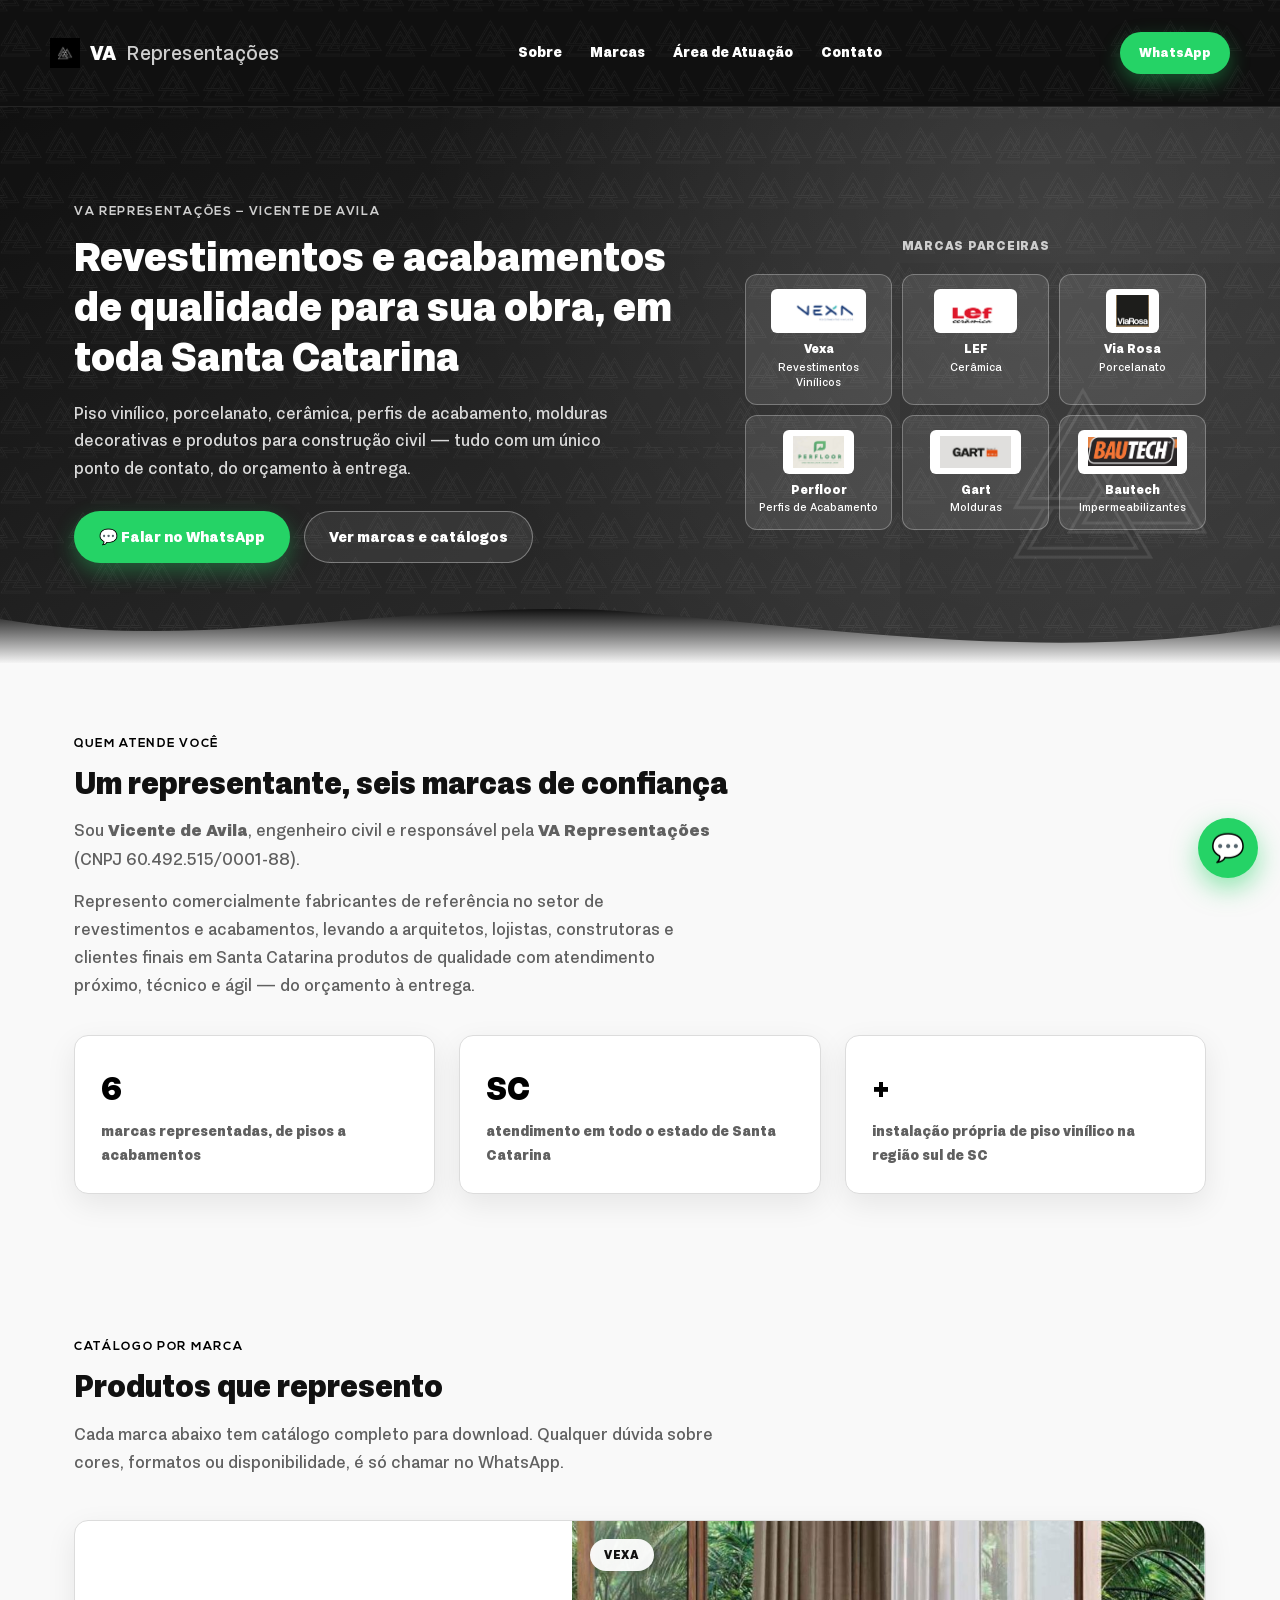
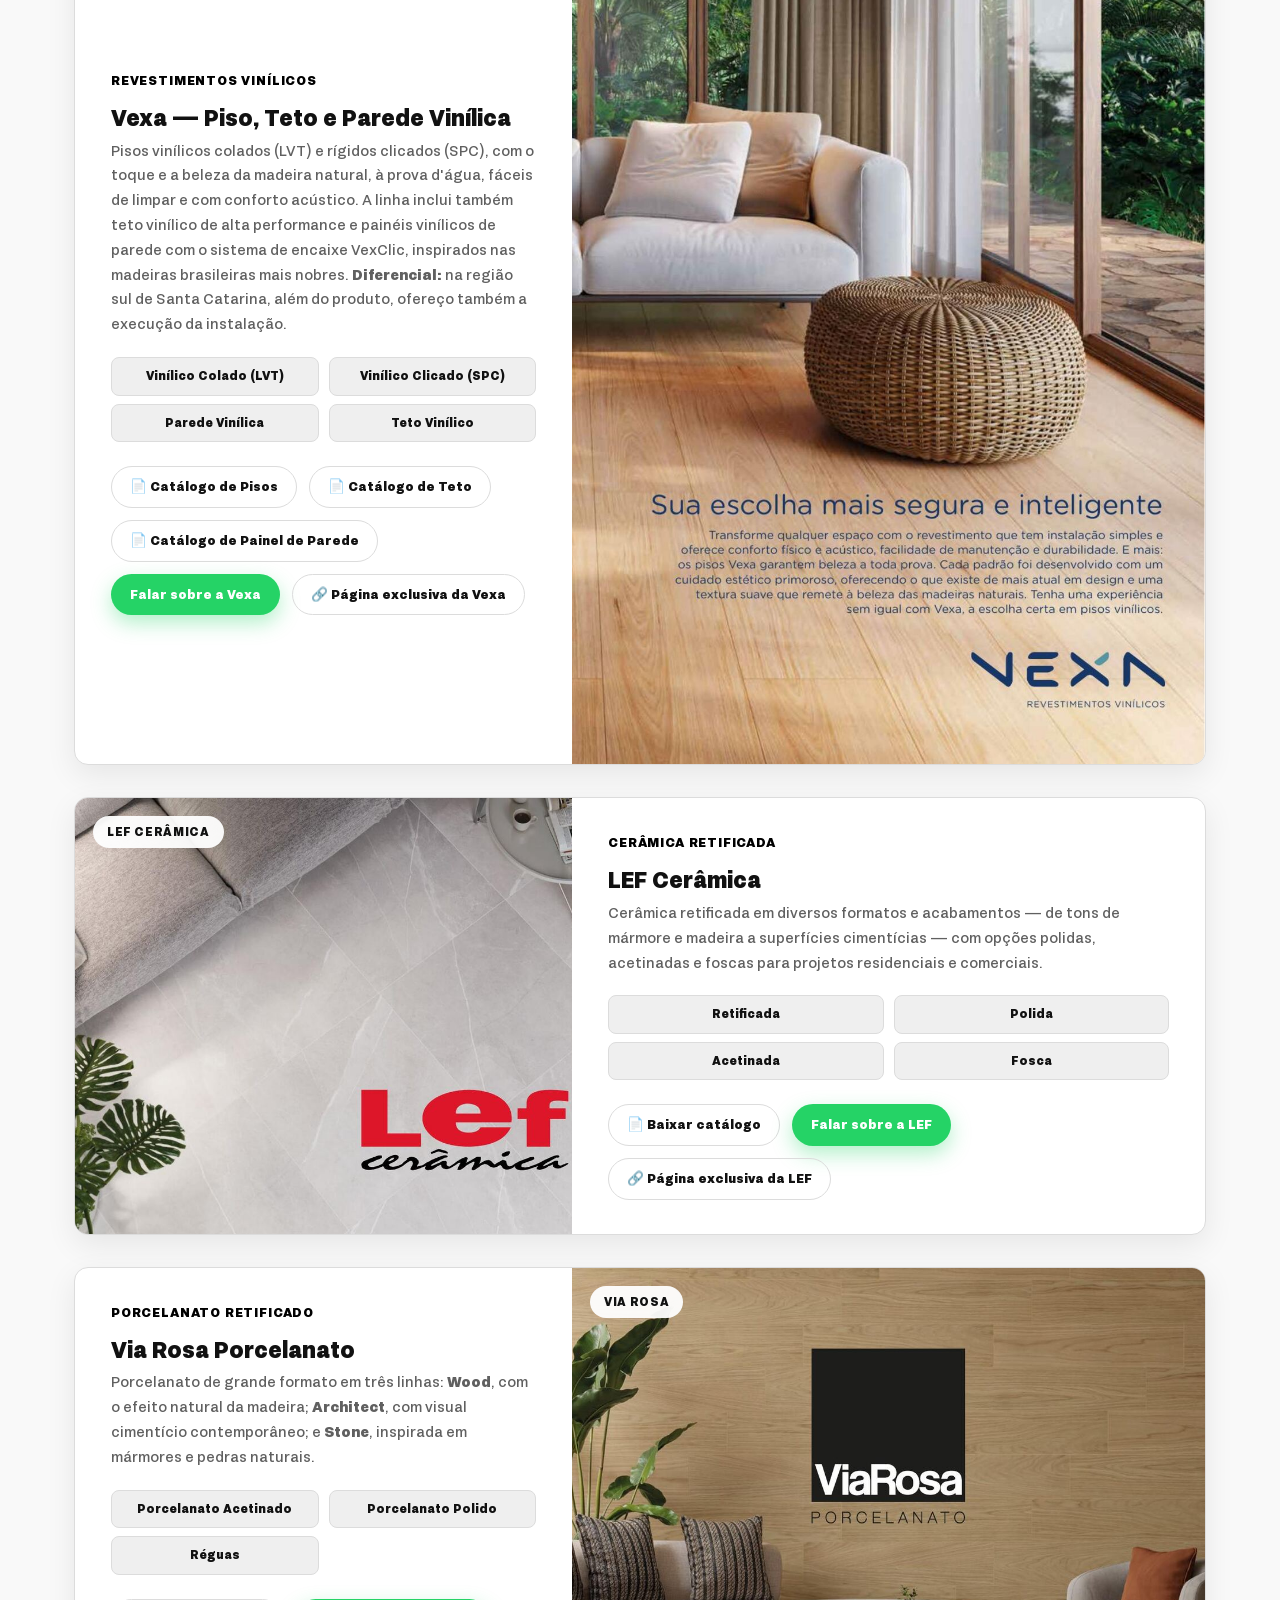
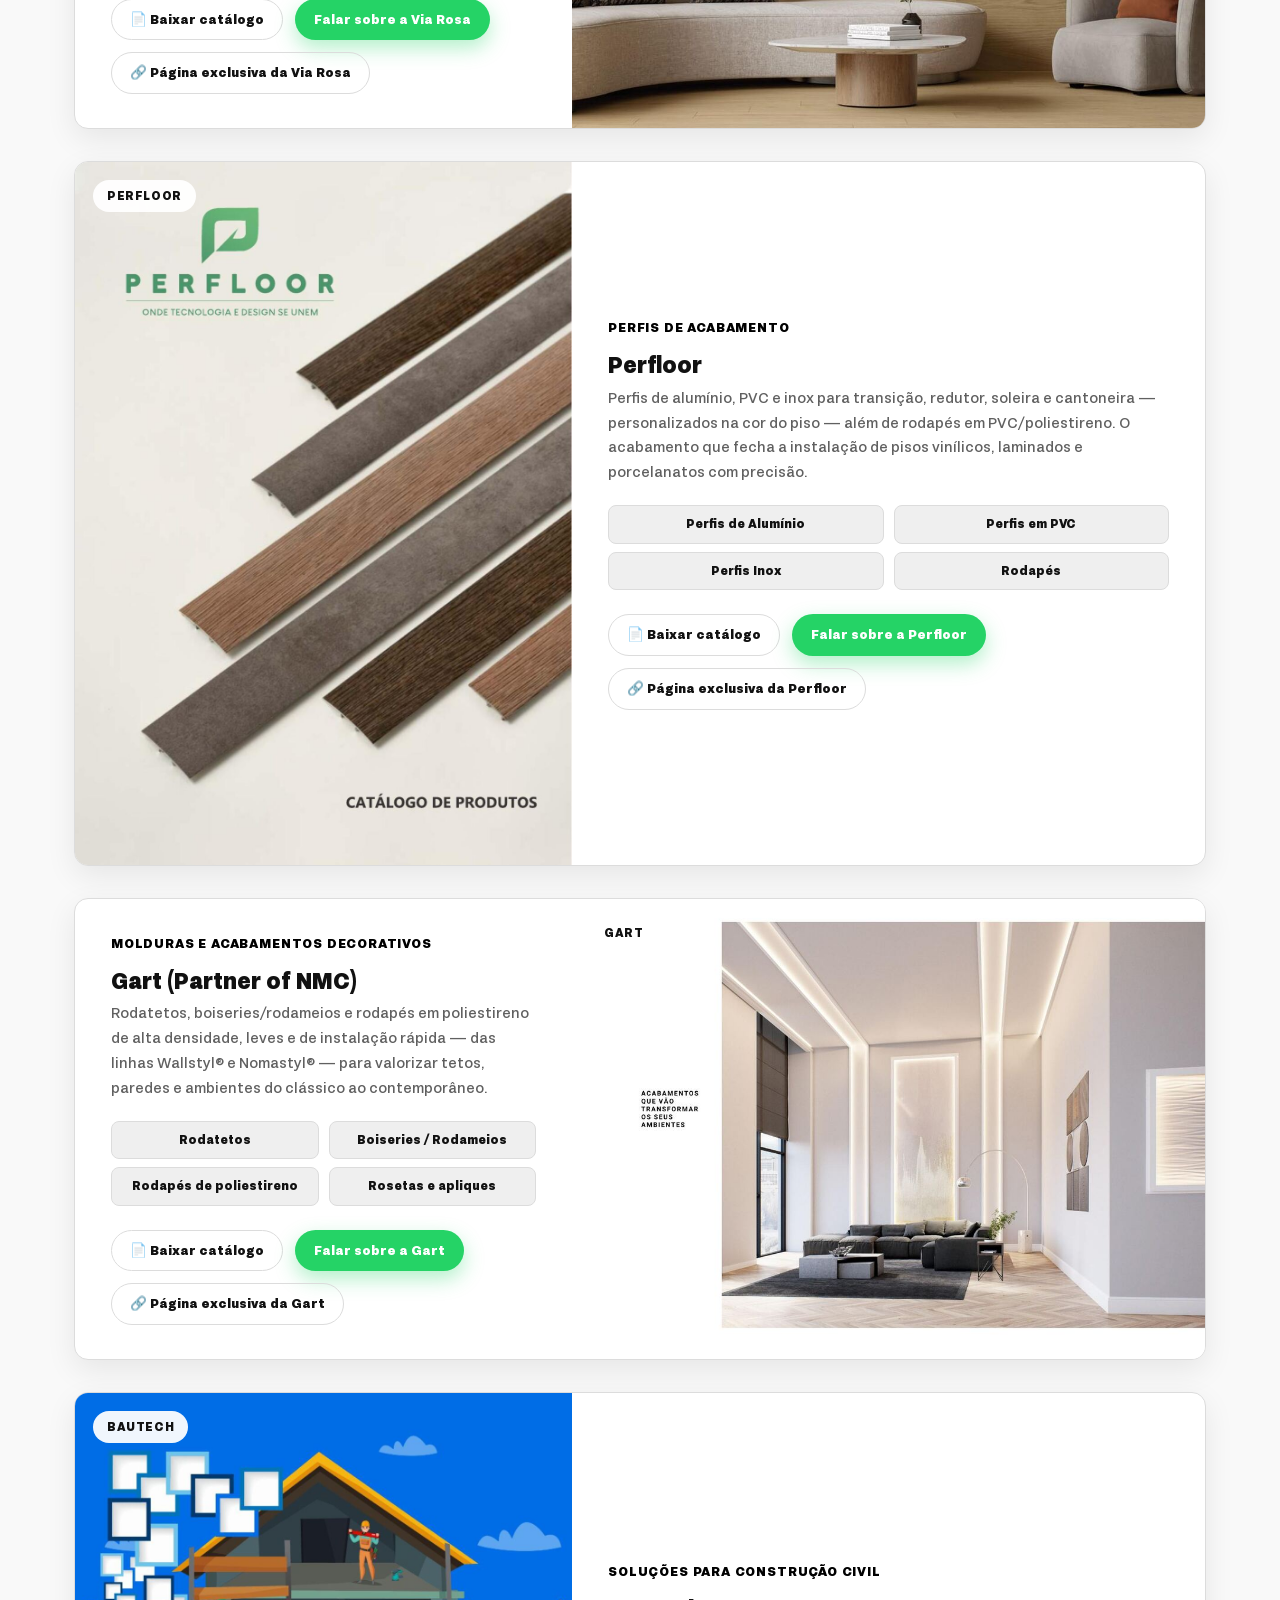
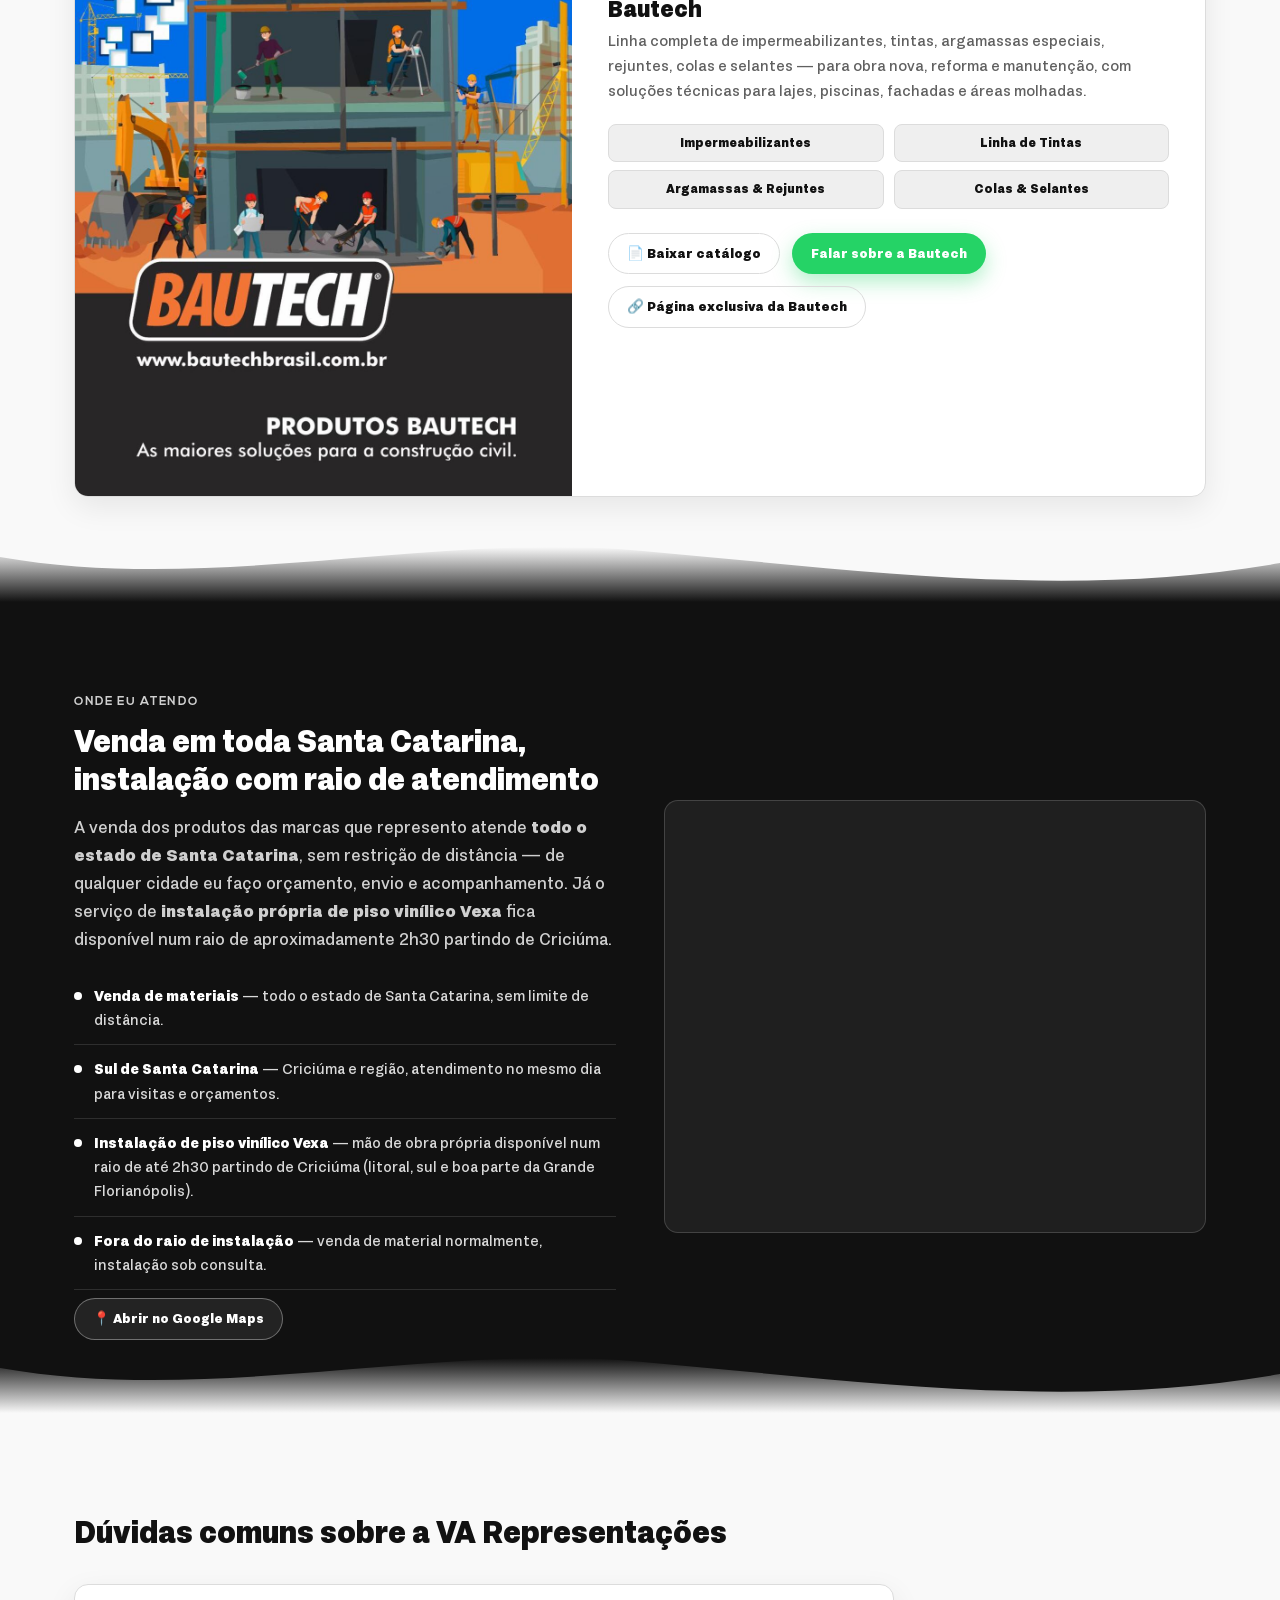
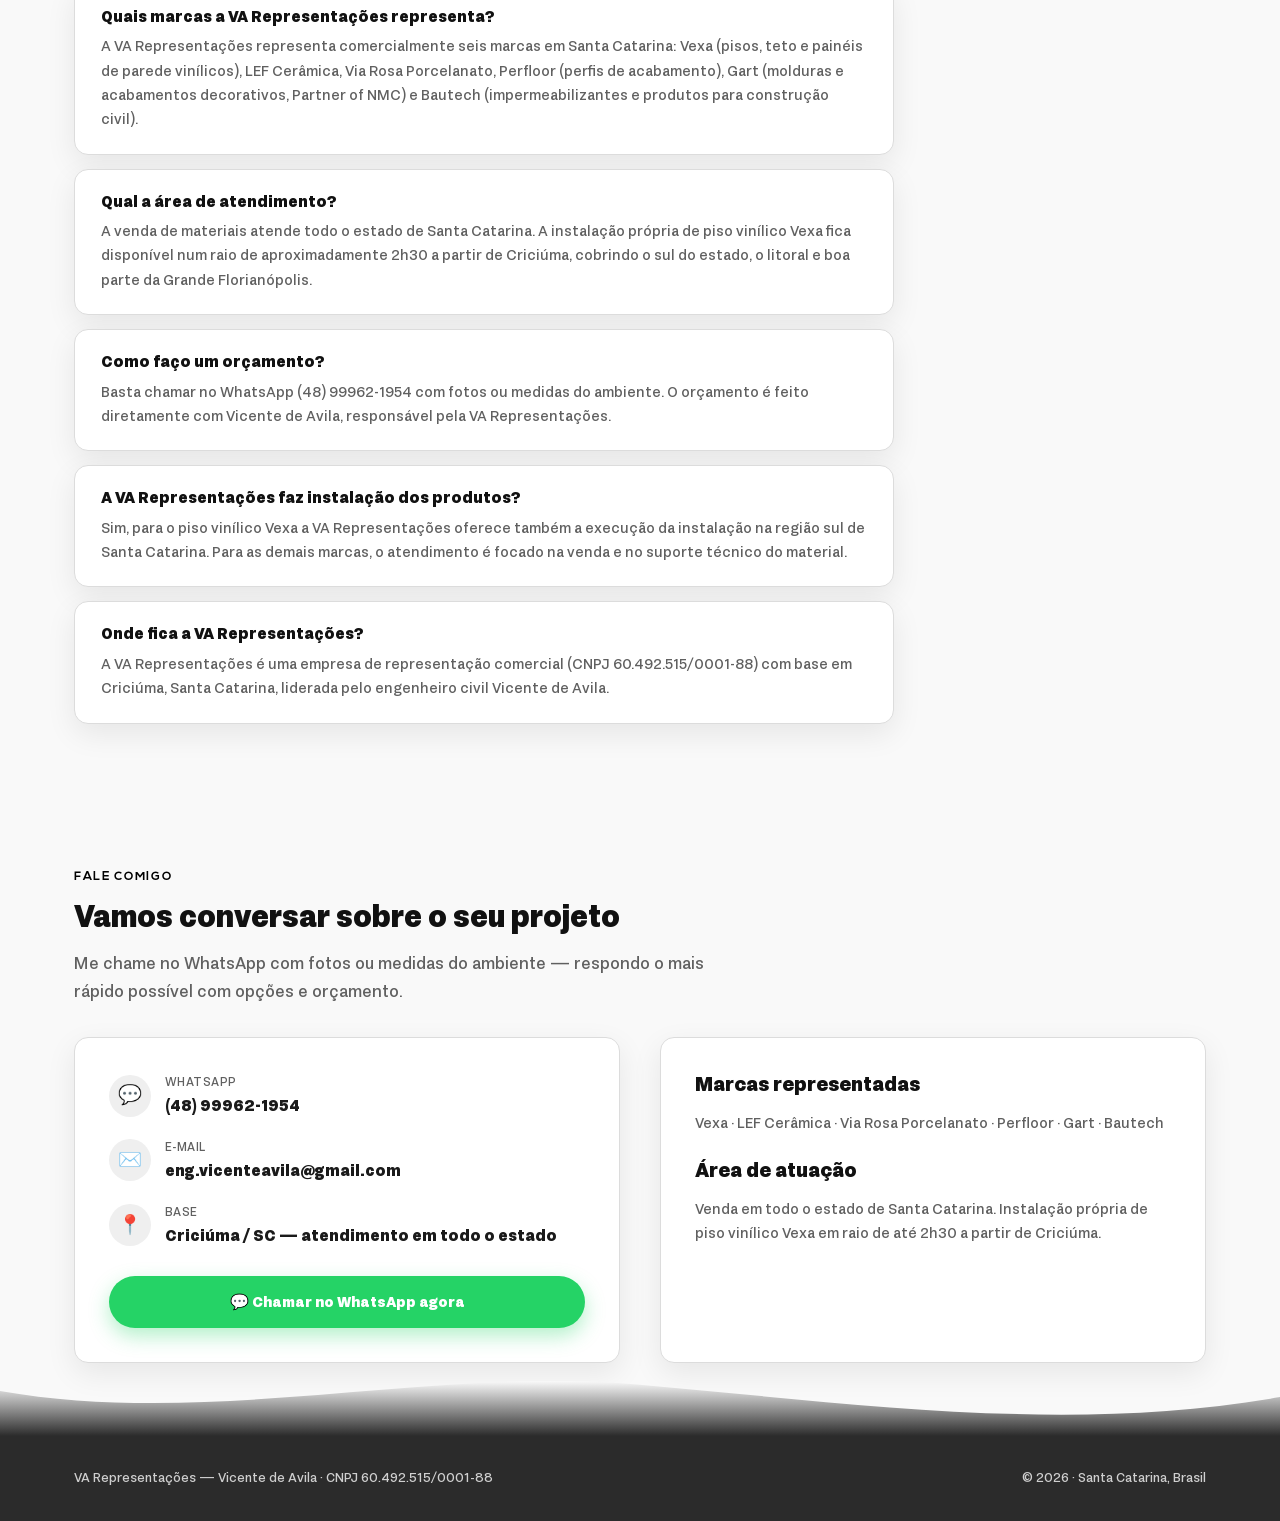
<file: index.html>
<!DOCTYPE html>
<html lang="pt-BR">
<head>
<meta charset="UTF-8">
<meta name="viewport" content="width=device-width, initial-scale=1.0">
<title>VA Representações | Vicente de Avila — Revestimentos e Acabamentos em Santa Catarina</title>
<meta name="description" content="VA Representações, de Vicente de Avila: representação comercial multimarcas em Santa Catarina. Pisos e painéis vinílicos Vexa, cerâmica LEF, porcelanato Via Rosa, perfis de acabamento Perfloor, molduras Gart e produtos para construção Bautech. Atendimento em toda SC a partir de Criciúma.">
<meta name="keywords" content="piso vinílico Santa Catarina, porcelanato Criciúma, revestimentos SC, representante comercial revestimentos, VA Representações, cerâmica LEF, porcelanato Via Rosa, perfis Perfloor, rodapé Gart, Bautech impermeabilizante">
<meta property="og:title" content="VA Representações | Revestimentos e Acabamentos em Santa Catarina">
<meta property="og:description" content="Pisos vinílicos, porcelanato, cerâmica, perfis de acabamento e produtos para construção civil. Atendimento em toda Santa Catarina.">
<meta property="og:type" content="website">
<meta property="og:url" content="https://varepre.com.br/">
<meta property="og:image" content="https://varepre.com.br/images/vexa-hero.jpg">
<meta property="og:locale" content="pt_BR">
<meta name="twitter:card" content="summary_large_image">
<meta name="robots" content="index, follow">
<link rel="canonical" href="https://varepre.com.br/">
<link rel="icon" type="image/png" href="images/identity/icon-black.png">
<link rel="stylesheet" href="css/style.css">
<script type="application/ld+json">
{
  "@context": "https://schema.org",
  "@type": "ProfessionalService",
  "name": "VA Representações",
  "legalName": "VA Representações",
  "alternateName": "VA Representações — Vicente de Avila",
  "taxID": "60.492.515/0001-88",
  "url": "https://varepre.com.br/",
  "logo": "https://varepre.com.br/images/identity/logo-vicente-black.png",
  "image": "https://varepre.com.br/images/vexa-hero.jpg",
  "founder": {
    "@type": "Person",
    "name": "Vicente de Avila",
    "jobTitle": "Engenheiro Civil"
  },
  "description": "Representante comercial de revestimentos e acabamentos (pisos vinílicos, porcelanato, cerâmica, perfis de acabamento, molduras e produtos para construção civil) atendendo Santa Catarina, com base em Criciúma.",
  "areaServed": {
    "@type": "State",
    "name": "Santa Catarina"
  },
  "address": {
    "@type": "PostalAddress",
    "addressLocality": "Criciúma",
    "addressRegion": "SC",
    "addressCountry": "BR"
  },
  "email": "eng.vicenteavila@gmail.com",
  "telephone": "+55 48 99962-1954",
  "brand": [
    {"@type": "Brand", "name": "Vexa", "description": "Pisos vinílicos, teto vinílico e painéis de parede vinílicos."},
    {"@type": "Brand", "name": "LEF Cerâmica", "description": "Cerâmica retificada em acabamento polido, acetinado e fosco."},
    {"@type": "Brand", "name": "Via Rosa Porcelanato", "description": "Porcelanato retificado de grande formato."},
    {"@type": "Brand", "name": "Perfloor", "description": "Perfis de acabamento em alumínio, PVC e inox."},
    {"@type": "Brand", "name": "Gart", "description": "Molduras e acabamentos decorativos (Partner of NMC)."},
    {"@type": "Brand", "name": "Bautech", "description": "Impermeabilizantes e produtos para construção civil."}
  ]
}
</script>
<script type="application/ld+json">
{
  "@context": "https://schema.org",
  "@type": "FAQPage",
  "mainEntity": [
    {
      "@type": "Question",
      "name": "Quais marcas a VA Representações representa?",
      "acceptedAnswer": {
        "@type": "Answer",
        "text": "A VA Representações representa comercialmente seis marcas em Santa Catarina: Vexa (pisos, teto e painéis de parede vinílicos), LEF Cerâmica, Via Rosa Porcelanato, Perfloor (perfis de acabamento), Gart (molduras e acabamentos decorativos, Partner of NMC) e Bautech (impermeabilizantes e produtos para construção civil)."
      }
    },
    {
      "@type": "Question",
      "name": "Qual a área de atendimento da VA Representações?",
      "acceptedAnswer": {
        "@type": "Answer",
        "text": "A venda de materiais atende todo o estado de Santa Catarina. A instalação própria de piso vinílico Vexa fica disponível num raio de aproximadamente 2h30 a partir de Criciúma, cobrindo o sul do estado, o litoral e boa parte da Grande Florianópolis."
      }
    },
    {
      "@type": "Question",
      "name": "Como faço um orçamento com a VA Representações?",
      "acceptedAnswer": {
        "@type": "Answer",
        "text": "Basta chamar no WhatsApp (48) 99962-1954 com fotos ou medidas do ambiente. O orçamento é feito diretamente com Vicente de Avila, responsável pela VA Representações."
      }
    },
    {
      "@type": "Question",
      "name": "A VA Representações faz instalação dos produtos?",
      "acceptedAnswer": {
        "@type": "Answer",
        "text": "Sim, para o piso vinílico Vexa a VA Representações oferece também a execução da instalação na região sul de Santa Catarina. Para as demais marcas, o atendimento é focado na venda e no suporte técnico do material."
      }
    },
    {
      "@type": "Question",
      "name": "Onde fica a VA Representações?",
      "acceptedAnswer": {
        "@type": "Answer",
        "text": "A VA Representações é uma empresa de representação comercial (CNPJ 60.492.515/0001-88) com base em Criciúma, Santa Catarina, liderada pelo engenheiro civil Vicente de Avila."
      }
    }
  ]
}
</script>
</head>
<body>

<header id="siteHeader">
  <div class="container nav">
    <div class="brand"><img src="images/identity/icon-black.png" alt="Ícone VA Representações">VA <span>Representações</span></div>
    <nav class="nav-links" id="navLinks">
      <a href="#sobre">Sobre</a>
      <a href="#marcas">Marcas</a>
      <a href="#atuacao">Área de Atuação</a>
      <a href="#contato">Contato</a>
    </nav>
    <div class="nav-cta">
      <button class="nav-toggle" id="navToggle" aria-label="Abrir menu">☰</button>
      <a class="btn btn-whatsapp btn-sm" target="_blank" rel="noopener"
         href="https://wa.me/5548999621954?text=Ol%C3%A1%2C%20Vicente!%20Vim%20pelo%20site%20e%20gostaria%20de%20saber%20mais%20sobre%20os%20produtos%20que%20voc%C3%AA%20representa.">
        WhatsApp
      </a>
    </div>
  </div>
</header>

<!-- ===================== HERO ===================== -->
<section class="hero">
  <div class="container hero-grid">
    <div>
      <span class="eyebrow" style="color:#cfcfcf;">VA Representações — Vicente de Avila</span>
      <h1>Revestimentos e acabamentos de qualidade para sua obra, em toda Santa Catarina</h1>
      <p class="lead">Piso vinílico, porcelanato, cerâmica, perfis de acabamento, molduras decorativas e produtos para construção civil — tudo com um único ponto de contato, do orçamento à entrega.</p>
      <div class="hero-actions">
        <a class="btn btn-whatsapp" target="_blank" rel="noopener"
           href="https://wa.me/5548999621954?text=Ol%C3%A1%2C%20Vicente!%20Vim%20pelo%20site%20e%20gostaria%20de%20um%20or%C3%A7amento.">
          💬 Falar no WhatsApp
        </a>
        <a class="btn btn-ghost-light" href="#marcas">Ver marcas e catálogos</a>
      </div>
    </div>
    <div class="hero-brands-menu">
      <div class="hbm-card">
        <span class="hbm-label">Marcas parceiras</span>
        <div class="hbm-balloons">
          <a href="#marca-vexa" class="balloon"><img src="images/logos/vexa-logo.png" alt="Vexa"><span><b>Vexa</b>Revestimentos Vinílicos</span></a>
          <a href="#marca-lef" class="balloon"><img src="images/logos/lef-logo.png" alt="LEF"><span><b>LEF</b>Cerâmica</span></a>
          <a href="#marca-viarosa" class="balloon"><img src="images/logos/viarosa-logo.png" alt="Via Rosa"><span><b>Via Rosa</b>Porcelanato</span></a>
          <a href="#marca-perfloor" class="balloon"><img src="images/logos/perfloor-logo.png" alt="Perfloor"><span><b>Perfloor</b>Perfis de Acabamento</span></a>
          <a href="#marca-gart" class="balloon"><img src="images/logos/gart-logo.png" alt="Gart"><span><b>Gart</b>Molduras</span></a>
          <a href="#marca-bautech" class="balloon"><img src="images/logos/bautech-logo.png" alt="Bautech"><span><b>Bautech</b>Impermeabilizantes</span></a>
        </div>
      </div>
    </div>
  </div>
  <img class="hero-icon-watermark" src="images/identity/icon-white.png" alt="">
  <svg class="wave-divider" viewBox="0 0 1440 90" preserveAspectRatio="none" xmlns="http://www.w3.org/2000/svg">
    <defs>
      <linearGradient id="waveGrad1" x1="0" y1="0" x2="0" y2="1">
        <stop offset="0%" stop-color="#111111"></stop>
        <stop offset="100%" stop-color="#f9f9f9"></stop>
      </linearGradient>
    </defs>
    <path d="M0,32 C240,80 480,0 720,24 C960,48 1200,88 1440,40 L1440,90 L0,90 Z" fill="url(#waveGrad1)"></path>
  </svg>
</section>

<!-- ===================== SOBRE ===================== -->
<section class="sobre" id="sobre">
  <div class="container">
    <span class="eyebrow reveal">Quem atende você</span>
    <h2 class="reveal">Um representante, seis marcas de confiança</h2>
    <p class="lead reveal">Sou <strong>Vicente de Avila</strong>, engenheiro civil e responsável pela <strong>VA Representações</strong> (CNPJ 60.492.515/0001-88).</p>
    <p class="lead reveal">Represento comercialmente fabricantes de referência no setor de revestimentos e acabamentos, levando a arquitetos, lojistas, construtoras e clientes finais em Santa Catarina produtos de qualidade com atendimento próximo, técnico e ágil — do orçamento à entrega.</p>
    <div class="sobre-grid">
      <div class="stat-card reveal">
        <div class="num">6</div>
        <div class="label">marcas representadas, de pisos a acabamentos</div>
      </div>
      <div class="stat-card reveal">
        <div class="num">SC</div>
        <div class="label">atendimento em todo o estado de Santa Catarina</div>
      </div>
      <div class="stat-card reveal">
        <div class="num">+</div>
        <div class="label">instalação própria de piso vinílico na região sul de SC</div>
      </div>
    </div>
  </div>
</section>

<!-- ===================== MARCAS ===================== -->
<section class="marcas" id="marcas">
  <div class="container">
    <div class="section-head reveal">
      <span class="eyebrow">Catálogo por marca</span>
      <h2>Produtos que represento</h2>
      <p class="lead">Cada marca abaixo tem catálogo completo para download. Qualquer dúvida sobre cores, formatos ou disponibilidade, é só chamar no WhatsApp.</p>
    </div>

    <!-- VEXA -->
    <article class="brand-card reveal" id="marca-vexa">
      <div class="brand-photo">
        <span class="brand-badge">Vexa</span>
        <img src="images/vexa-hero.jpg" alt="Piso vinílico Vexa em ambiente residencial">
      </div>
      <div class="brand-body">
        <div class="brand-sub">Revestimentos Vinílicos</div>
        <h3>Vexa — Piso, Teto e Parede Vinílica</h3>
        <p>Pisos vinílicos colados (LVT) e rígidos clicados (SPC), com o toque e a beleza da madeira natural, à prova d'água, fáceis de limpar e com conforto acústico. A linha inclui também teto vinílico de alta performance e painéis vinílicos de parede com o sistema de encaixe VexClic, inspirados nas madeiras brasileiras mais nobres. <strong>Diferencial:</strong> na região sul de Santa Catarina, além do produto, ofereço também a execução da instalação.</p>
        <ul class="brand-lines">
          <li>Vinílico Colado (LVT)</li>
          <li>Vinílico Clicado (SPC)</li>
          <li>Parede Vinílica</li>
          <li>Teto Vinílico</li>
        </ul>
        <div class="brand-actions">
          <a class="btn btn-outline btn-sm" href="catalogs/vexa-catalogo-pisos.pdf" target="_blank">📄 Catálogo de Pisos</a>
          <a class="btn btn-outline btn-sm" href="catalogs/vexa-catalogo-teto.pdf" target="_blank">📄 Catálogo de Teto</a>
          <a class="btn btn-outline btn-sm" href="catalogs/vexa-catalogo-painel-parede.pdf" target="_blank">📄 Catálogo de Painel de Parede</a>
          <a class="btn btn-whatsapp btn-sm" target="_blank" rel="noopener"
             href="https://wa.me/5548999621954?text=Ol%C3%A1%2C%20Vicente!%20Tenho%20interesse%20nos%20pisos%20vin%C3%ADlicos%20Vexa.">Falar sobre a Vexa</a>
          <a class="btn btn-outline btn-sm" href="marcas/vexa.html">🔗 Página exclusiva da Vexa</a>
        </div>
      </div>
    </article>

    <!-- LEF -->
    <article class="brand-card reveal" id="marca-lef">
      <div class="brand-photo">
        <span class="brand-badge">LEF Cerâmica</span>
        <img src="images/lef-hero.jpg" alt="Piso de cerâmica retificada LEF em sala de estar">
      </div>
      <div class="brand-body">
        <div class="brand-sub">Cerâmica Retificada</div>
        <h3>LEF Cerâmica</h3>
        <p>Cerâmica retificada em diversos formatos e acabamentos — de tons de mármore e madeira a superfícies cimentícias — com opções polidas, acetinadas e foscas para projetos residenciais e comerciais.</p>
        <ul class="brand-lines">
          <li>Retificada</li>
          <li>Polida</li>
          <li>Acetinada</li>
          <li>Fosca</li>
        </ul>
        <div class="brand-actions">
          <a class="btn btn-outline btn-sm" href="catalogs/lef-catalogo.pdf" target="_blank">📄 Baixar catálogo</a>
          <a class="btn btn-whatsapp btn-sm" target="_blank" rel="noopener"
             href="https://wa.me/5548999621954?text=Ol%C3%A1%2C%20Vicente!%20Tenho%20interesse%20na%20cer%C3%A2mica%20LEF.">Falar sobre a LEF</a>
          <a class="btn btn-outline btn-sm" href="marcas/lef.html">🔗 Página exclusiva da LEF</a>
        </div>
      </div>
    </article>

    <!-- VIA ROSA -->
    <article class="brand-card reveal" id="marca-viarosa">
      <div class="brand-photo">
        <span class="brand-badge">Via Rosa</span>
        <img src="images/viarosa-hero.jpg" alt="Porcelanato Via Rosa em ambiente de sala">
      </div>
      <div class="brand-body">
        <div class="brand-sub">Porcelanato Retificado</div>
        <h3>Via Rosa Porcelanato</h3>
        <p>Porcelanato de grande formato em três linhas: <strong>Wood</strong>, com o efeito natural da madeira; <strong>Architect</strong>, com visual cimentício contemporâneo; e <strong>Stone</strong>, inspirada em mármores e pedras naturais.</p>
        <ul class="brand-lines">
          <li>Porcelanato Acetinado</li>
          <li>Porcelanato Polido</li>
          <li>Réguas</li>
        </ul>
        <div class="brand-actions">
          <a class="btn btn-outline btn-sm" href="catalogs/via-rosa-catalogo.pdf" target="_blank">📄 Baixar catálogo</a>
          <a class="btn btn-whatsapp btn-sm" target="_blank" rel="noopener"
             href="https://wa.me/5548999621954?text=Ol%C3%A1%2C%20Vicente!%20Tenho%20interesse%20no%20porcelanato%20Via%20Rosa.">Falar sobre a Via Rosa</a>
          <a class="btn btn-outline btn-sm" href="marcas/viarosa.html">🔗 Página exclusiva da Via Rosa</a>
        </div>
      </div>
    </article>

    <!-- PERFLOOR -->
    <article class="brand-card reveal" id="marca-perfloor">
      <div class="brand-photo">
        <span class="brand-badge">Perfloor</span>
        <img src="images/perfloor-hero.jpg" alt="Perfis de acabamento Perfloor para pisos">
      </div>
      <div class="brand-body">
        <div class="brand-sub">Perfis de Acabamento</div>
        <h3>Perfloor</h3>
        <p>Perfis de alumínio, PVC e inox para transição, redutor, soleira e cantoneira — personalizados na cor do piso — além de rodapés em PVC/poliestireno. O acabamento que fecha a instalação de pisos vinílicos, laminados e porcelanatos com precisão.</p>
        <ul class="brand-lines">
          <li>Perfis de Alumínio</li>
          <li>Perfis em PVC</li>
          <li>Perfis Inox</li>
          <li>Rodapés</li>
        </ul>
        <div class="brand-actions">
          <a class="btn btn-outline btn-sm" href="catalogs/perfloor-catalogo.pdf" target="_blank">📄 Baixar catálogo</a>
          <a class="btn btn-whatsapp btn-sm" target="_blank" rel="noopener"
             href="https://wa.me/5548999621954?text=Ol%C3%A1%2C%20Vicente!%20Tenho%20interesse%20nos%20perfis%20Perfloor.">Falar sobre a Perfloor</a>
          <a class="btn btn-outline btn-sm" href="marcas/perfloor.html">🔗 Página exclusiva da Perfloor</a>
        </div>
      </div>
    </article>

    <!-- GART -->
    <article class="brand-card reveal" id="marca-gart">
      <div class="brand-photo">
        <span class="brand-badge">Gart</span>
        <img src="images/gart-hero.jpg" alt="Rodateto e molduras decorativas Gart">
      </div>
      <div class="brand-body">
        <div class="brand-sub">Molduras e Acabamentos Decorativos</div>
        <h3>Gart (Partner of NMC)</h3>
        <p>Rodatetos, boiseries/rodameios e rodapés em poliestireno de alta densidade, leves e de instalação rápida — das linhas Wallstyl® e Nomastyl® — para valorizar tetos, paredes e ambientes do clássico ao contemporâneo.</p>
        <ul class="brand-lines">
          <li>Rodatetos</li>
          <li>Boiseries / Rodameios</li>
          <li>Rodapés de poliestireno</li>
          <li>Rosetas e apliques</li>
        </ul>
        <div class="brand-actions">
          <a class="btn btn-outline btn-sm" href="catalogs/gart-catalogo.pdf" target="_blank">📄 Baixar catálogo</a>
          <a class="btn btn-whatsapp btn-sm" target="_blank" rel="noopener"
             href="https://wa.me/5548999621954?text=Ol%C3%A1%2C%20Vicente!%20Tenho%20interesse%20nos%20acabamentos%20Gart.">Falar sobre a Gart</a>
          <a class="btn btn-outline btn-sm" href="marcas/gart.html">🔗 Página exclusiva da Gart</a>
        </div>
      </div>
    </article>

    <!-- BAUTECH -->
    <article class="brand-card reveal" id="marca-bautech">
      <div class="brand-photo">
        <span class="brand-badge">Bautech</span>
        <img src="images/bautech-hero.jpg" alt="Linha de produtos Bautech para construção civil">
      </div>
      <div class="brand-body">
        <div class="brand-sub">Soluções para Construção Civil</div>
        <h3>Bautech</h3>
        <p>Linha completa de impermeabilizantes, tintas, argamassas especiais, rejuntes, colas e selantes — para obra nova, reforma e manutenção, com soluções técnicas para lajes, piscinas, fachadas e áreas molhadas.</p>
        <ul class="brand-lines">
          <li>Impermeabilizantes</li>
          <li>Linha de Tintas</li>
          <li>Argamassas & Rejuntes</li>
          <li>Colas & Selantes</li>
        </ul>
        <div class="brand-actions">
          <a class="btn btn-outline btn-sm" href="catalogs/bautech-catalogo.pdf" target="_blank">📄 Baixar catálogo</a>
          <a class="btn btn-whatsapp btn-sm" target="_blank" rel="noopener"
             href="https://wa.me/5548999621954?text=Ol%C3%A1%2C%20Vicente!%20Tenho%20interesse%20nos%20produtos%20Bautech.">Falar sobre a Bautech</a>
          <a class="btn btn-outline btn-sm" href="marcas/bautech.html">🔗 Página exclusiva da Bautech</a>
        </div>
      </div>
    </article>

  </div>
  <svg class="wave-divider" viewBox="0 0 1440 90" preserveAspectRatio="none" xmlns="http://www.w3.org/2000/svg">
    <defs>
      <linearGradient id="waveGrad2" x1="0" y1="0" x2="0" y2="1">
        <stop offset="0%" stop-color="#f9f9f9"></stop>
        <stop offset="100%" stop-color="#111111"></stop>
      </linearGradient>
    </defs>
    <path d="M0,32 C240,80 480,0 720,24 C960,48 1200,88 1440,40 L1440,90 L0,90 Z" fill="url(#waveGrad2)"></path>
  </svg>
</section>

<!-- ===================== ÁREA DE ATUAÇÃO ===================== -->
<section class="atuacao" id="atuacao">
  <div class="container atuacao-grid">
    <div class="reveal">
      <span class="eyebrow" style="color:#cfcfcf;">Onde eu atendo</span>
      <h2>Venda em toda Santa Catarina, instalação com raio de atendimento</h2>
      <p class="lead">A venda dos produtos das marcas que represento atende <strong>todo o estado de Santa Catarina</strong>, sem restrição de distância — de qualquer cidade eu faço orçamento, envio e acompanhamento. Já o serviço de <strong>instalação própria de piso vinílico Vexa</strong> fica disponível num raio de aproximadamente 2h30 partindo de Criciúma.</p>
      <ul class="radius-list">
        <li><span class="dot"></span><div><b>Venda de materiais</b> — todo o estado de Santa Catarina, sem limite de distância.</div></li>
        <li><span class="dot"></span><div><b>Sul de Santa Catarina</b> — Criciúma e região, atendimento no mesmo dia para visitas e orçamentos.</div></li>
        <li><span class="dot"></span><div><b>Instalação de piso vinílico Vexa</b> — mão de obra própria disponível num raio de até 2h30 partindo de Criciúma (litoral, sul e boa parte da Grande Florianópolis).</div></li>
        <li><span class="dot"></span><div><b>Fora do raio de instalação</b> — venda de material normalmente, instalação sob consulta.</div></li>
      </ul>
      <a class="btn btn-ghost-light btn-sm" style="margin-top:8px;" target="_blank" rel="noopener"
         href="https://www.google.com/maps/search/?api=1&query=Crici%C3%BAma%2C%20SC">📍 Abrir no Google Maps</a>
    </div>
    <div class="map-card reveal">
      <iframe
        src="https://maps.google.com/maps?q=Crici%C3%BAma%2C%20SC&t=&z=9&ie=UTF8&iwloc=&output=embed"
        width="100%" height="360" style="border:0; border-radius:10px;"
        allowfullscreen loading="lazy" referrerpolicy="no-referrer-when-downgrade"
        title="Mapa da área de atuação — base em Criciúma, SC"></iframe>
    </div>
  </div>
  <svg class="wave-divider" viewBox="0 0 1440 90" preserveAspectRatio="none" xmlns="http://www.w3.org/2000/svg">
    <defs>
      <linearGradient id="waveGrad3" x1="0" y1="0" x2="0" y2="1">
        <stop offset="0%" stop-color="#111111"></stop>
        <stop offset="100%" stop-color="#f9f9f9"></stop>
      </linearGradient>
    </defs>
    <path d="M0,32 C240,80 480,0 720,24 C960,48 1200,88 1440,40 L1440,90 L0,90 Z" fill="url(#waveGrad3)"></path>
  </svg>
</section>

<!-- ===================== PERGUNTAS FREQUENTES ===================== -->
<section class="faq" id="faq">
  <div class="container">
    <span class="eyebrow reveal">Perguntas frequentes</span>
    <h2 class="reveal">Dúvidas comuns sobre a VA Representações</h2>
    <div class="faq-list">
      <div class="faq-item reveal">
        <h3>Quais marcas a VA Representações representa?</h3>
        <p>A VA Representações representa comercialmente seis marcas em Santa Catarina: Vexa (pisos, teto e painéis de parede vinílicos), LEF Cerâmica, Via Rosa Porcelanato, Perfloor (perfis de acabamento), Gart (molduras e acabamentos decorativos, Partner of NMC) e Bautech (impermeabilizantes e produtos para construção civil).</p>
      </div>
      <div class="faq-item reveal">
        <h3>Qual a área de atendimento?</h3>
        <p>A venda de materiais atende todo o estado de Santa Catarina. A instalação própria de piso vinílico Vexa fica disponível num raio de aproximadamente 2h30 a partir de Criciúma, cobrindo o sul do estado, o litoral e boa parte da Grande Florianópolis.</p>
      </div>
      <div class="faq-item reveal">
        <h3>Como faço um orçamento?</h3>
        <p>Basta chamar no WhatsApp (48) 99962-1954 com fotos ou medidas do ambiente. O orçamento é feito diretamente com Vicente de Avila, responsável pela VA Representações.</p>
      </div>
      <div class="faq-item reveal">
        <h3>A VA Representações faz instalação dos produtos?</h3>
        <p>Sim, para o piso vinílico Vexa a VA Representações oferece também a execução da instalação na região sul de Santa Catarina. Para as demais marcas, o atendimento é focado na venda e no suporte técnico do material.</p>
      </div>
      <div class="faq-item reveal">
        <h3>Onde fica a VA Representações?</h3>
        <p>A VA Representações é uma empresa de representação comercial (CNPJ 60.492.515/0001-88) com base em Criciúma, Santa Catarina, liderada pelo engenheiro civil Vicente de Avila.</p>
      </div>
    </div>
  </div>
</section>

<!-- ===================== CONTATO ===================== -->
<section class="contato" id="contato">
  <div class="container">
    <span class="eyebrow reveal">Fale comigo</span>
    <h2 class="reveal">Vamos conversar sobre o seu projeto</h2>
    <p class="lead reveal">Me chame no WhatsApp com fotos ou medidas do ambiente — respondo o mais rápido possível com opções e orçamento.</p>
    <div class="contato-grid">
      <div class="contact-card reveal">
        <div class="contact-row">
          <div class="ico">💬</div>
          <div class="txt">
            <small>WhatsApp</small>
            <strong><a href="https://wa.me/5548999621954" target="_blank" rel="noopener">(48) 99962-1954</a></strong>
          </div>
        </div>
        <div class="contact-row">
          <div class="ico">✉️</div>
          <div class="txt">
            <small>E-mail</small>
            <strong><a href="mailto:eng.vicenteavila@gmail.com">eng.vicenteavila@gmail.com</a></strong>
          </div>
        </div>
        <div class="contact-row">
          <div class="ico">📍</div>
          <div class="txt">
            <small>Base</small>
            <strong>Criciúma / SC — atendimento em todo o estado</strong>
          </div>
        </div>
        <a class="btn btn-whatsapp" style="margin-top:10px; width:100%; justify-content:center;" target="_blank" rel="noopener"
           href="https://wa.me/5548999621954?text=Ol%C3%A1%2C%20Vicente!%20Vim%20pelo%20site%20e%20gostaria%20de%20um%20or%C3%A7amento.">
          💬 Chamar no WhatsApp agora
        </a>
      </div>
      <div class="contact-card reveal">
        <h3>Marcas representadas</h3>
        <p style="color:var(--muted); font-size:.95rem;">Vexa · LEF Cerâmica · Via Rosa Porcelanato · Perfloor · Gart · Bautech</p>
        <h3 style="margin-top:22px;">Área de atuação</h3>
        <p style="color:var(--muted); font-size:.95rem;">Venda em todo o estado de Santa Catarina. Instalação própria de piso vinílico Vexa em raio de até 2h30 a partir de Criciúma.</p>
      </div>
    </div>
  </div>
  <svg class="wave-divider" viewBox="0 0 1440 90" preserveAspectRatio="none" xmlns="http://www.w3.org/2000/svg">
    <defs>
      <linearGradient id="waveGrad4" x1="0" y1="0" x2="0" y2="1">
        <stop offset="0%" stop-color="#f9f9f9"></stop>
        <stop offset="100%" stop-color="#2b2b2b"></stop>
      </linearGradient>
    </defs>
    <path d="M0,32 C240,80 480,0 720,24 C960,48 1200,88 1440,40 L1440,90 L0,90 Z" fill="url(#waveGrad4)"></path>
  </svg>
</section>

<footer>
  <div class="container footer-grid">
    <div>VA Representações — Vicente de Avila · CNPJ 60.492.515/0001-88</div>
    <div>© <span id="year"></span> · Santa Catarina, Brasil</div>
  </div>
</footer>

<a class="float-whatsapp" href="https://wa.me/5548999621954" target="_blank" rel="noopener" aria-label="Falar no WhatsApp">💬</a>

<script src="js/main.js"></script>
</body>
</html>
</file>
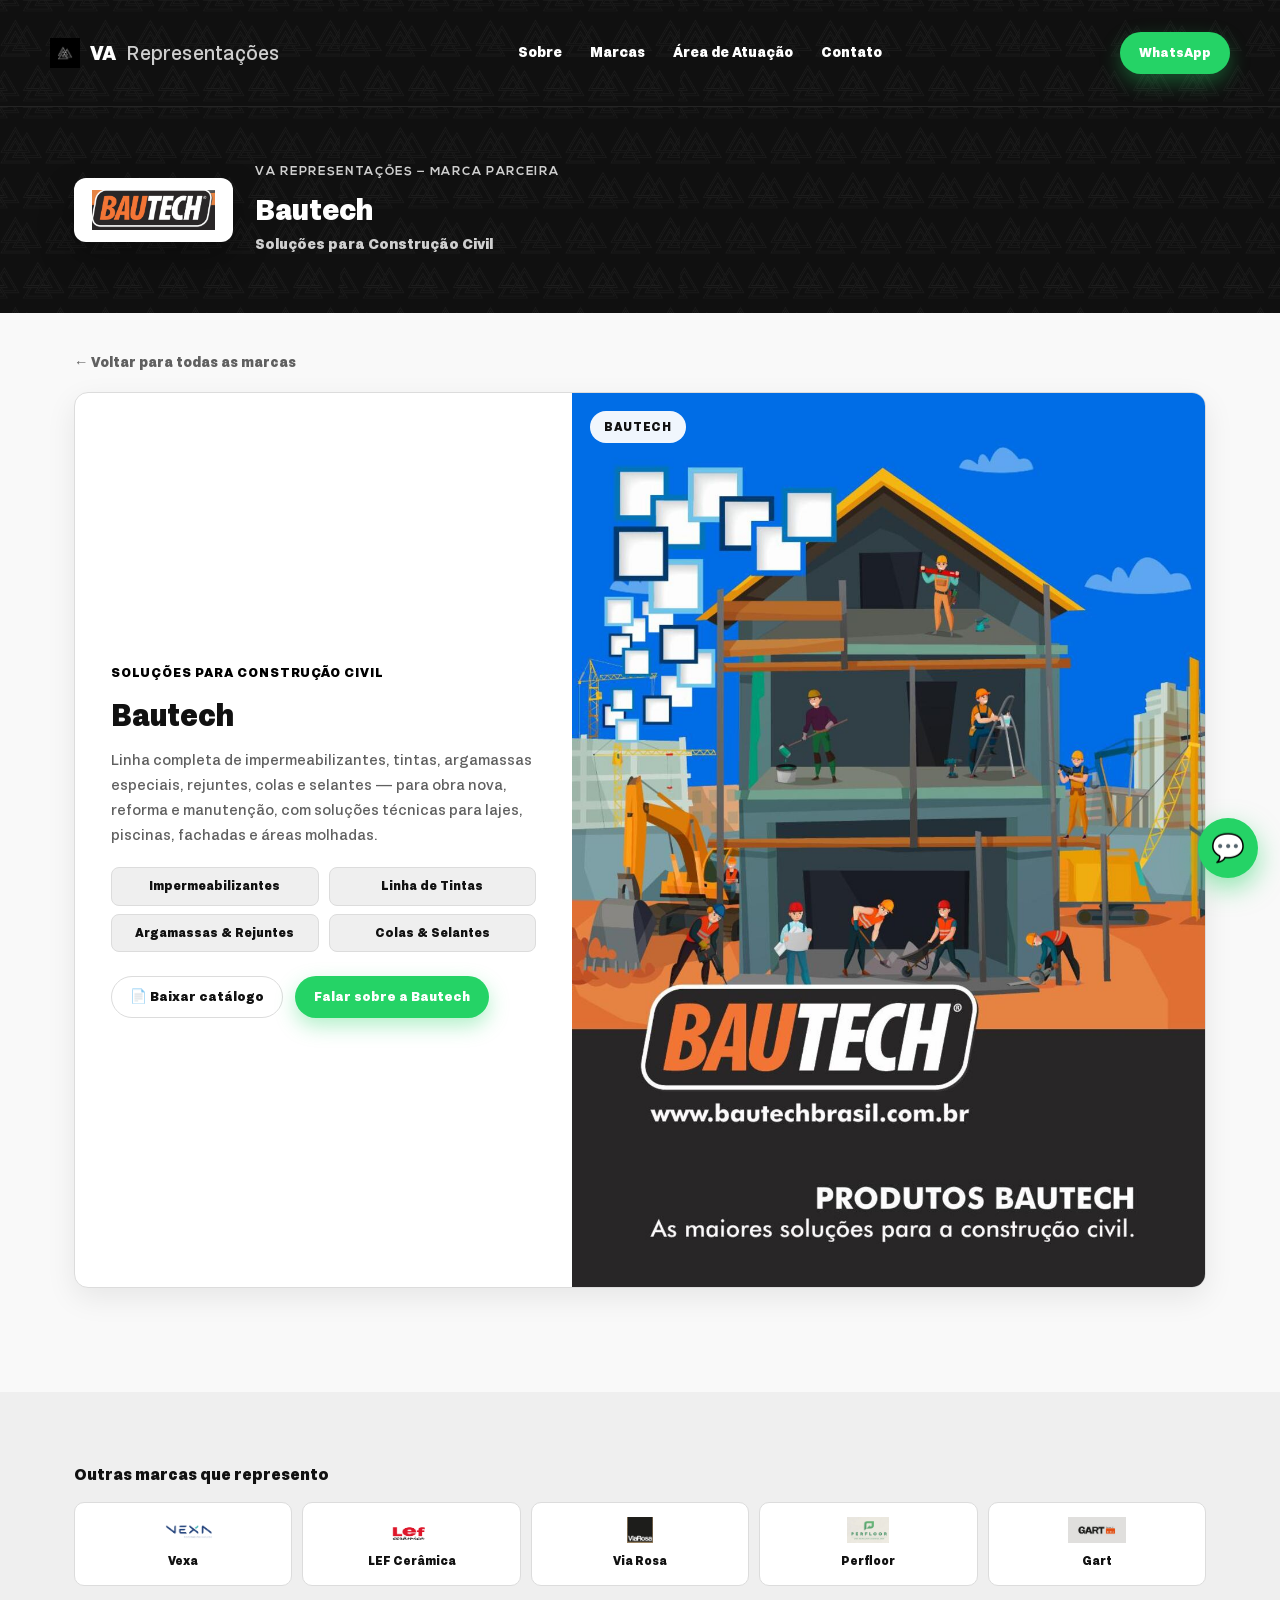
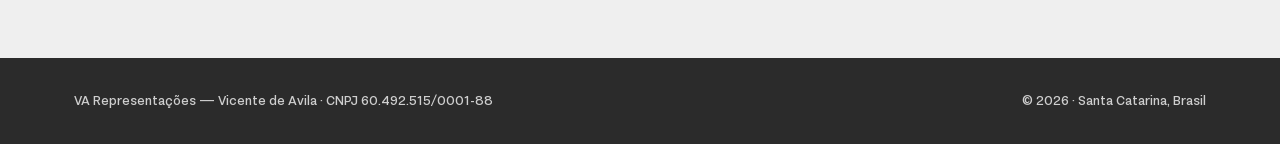
<file: marcas/bautech.html>
<!DOCTYPE html>
<html lang="pt-BR">
<head>
<meta charset="UTF-8">
<meta name="viewport" content="width=device-width, initial-scale=1.0">
<title>Bautech | VA Representações</title>
<meta name="description" content="Impermeabilizantes, tintas, argamassas e selantes Bautech para construção civil. Catálogo completo para download.">
<link rel="canonical" href="https://varepre.com.br/marcas/bautech.html">
<meta property="og:title" content="Bautech | VA Representações">
<meta property="og:description" content="Impermeabilizantes, tintas, argamassas e selantes Bautech para construção civil. Catálogo completo para download.">
<meta property="og:type" content="product">
<meta property="og:url" content="https://varepre.com.br/marcas/bautech.html">
<meta property="og:image" content="https://varepre.com.br/images/bautech-hero.jpg">
<meta property="og:locale" content="pt_BR">
<meta name="twitter:card" content="summary_large_image">
<meta name="robots" content="index, follow">
<link rel="icon" type="image/png" href="../images/identity/icon-black.png">
<link rel="stylesheet" href="../css/style.css">
<script type="application/ld+json">
{
  "@context": "https://schema.org",
  "@type": "Product",
  "name": "Bautech",
  "brand": {"@type": "Brand", "name": "Bautech"},
  "description": "Impermeabilizantes, tintas, argamassas e selantes Bautech para construção civil. Catálogo completo para download.",
  "image": "https://varepre.com.br/images/bautech-hero.jpg",
  "url": "https://varepre.com.br/marcas/bautech.html",
  "category": "Soluções para Construção Civil",
  "manufacturer": {"@type": "Organization", "name": "Bautech"},
  "offers": {
    "@type": "Offer",
    "url": "https://varepre.com.br/marcas/bautech.html",
    "priceCurrency": "BRL",
    "availability": "https://schema.org/InStock",
    "seller": {
      "@type": "ProfessionalService",
      "name": "VA Representações",
      "telephone": "+55 48 99962-1954",
      "areaServed": {"@type": "State", "name": "Santa Catarina"}
    }
  }
}
</script>
<script type="application/ld+json">
{
  "@context": "https://schema.org",
  "@type": "BreadcrumbList",
  "itemListElement": [
    {"@type": "ListItem", "position": 1, "name": "VA Representações", "item": "https://varepre.com.br/"},
    {"@type": "ListItem", "position": 2, "name": "Marcas", "item": "https://varepre.com.br/index.html#marcas"},
    {"@type": "ListItem", "position": 3, "name": "Bautech", "item": "https://varepre.com.br/marcas/bautech.html"}
  ]
}
</script>
</head>
<body>

<header id="siteHeader">
  <div class="container nav">
    <a href="../index.html" class="brand"><img src="../images/identity/icon-black.png" alt="Ícone VA Representações">VA <span>Representações</span></a>
    <nav class="nav-links" id="navLinks">
      <a href="../index.html#sobre">Sobre</a>
      <a href="../index.html#marcas">Marcas</a>
      <a href="../index.html#atuacao">Área de Atuação</a>
      <a href="../index.html#contato">Contato</a>
    </nav>
    <div class="nav-cta">
      <button class="nav-toggle" id="navToggle" aria-label="Abrir menu">☰</button>
      <a class="btn btn-whatsapp btn-sm" target="_blank" rel="noopener"
         href="https://wa.me/5548999621954?text=Ol%C3%A1%2C%20Vicente!%20Tenho%20interesse%20nos%20produtos%20Bautech.">
        WhatsApp
      </a>
    </div>
  </div>
</header>

<section class="brand-hero">
  <div class="container brand-hero-inner">
    <img class="logo" src="../images/logos/bautech-logo.png" alt="Logo Bautech">
    <div>
      <span class="eyebrow" style="color:#cfcfcf;">VA Representações — Marca parceira</span>
      <h1>Bautech</h1>
      <div class="sub">Soluções para Construção Civil</div>
    </div>
  </div>
</section>

<section class="marca-standalone">
  <div class="container">
    <a href="../index.html#marcas" class="back-link">← Voltar para todas as marcas</a>
    <article class="brand-card reveal">
      <div class="brand-photo">
        <span class="brand-badge">Bautech</span>
        <img src="../images/bautech-hero.jpg" alt="Linha de produtos Bautech para construção civil">
      </div>
      <div class="brand-body">
        <div class="brand-sub">Soluções para Construção Civil</div>
        <h2>Bautech</h2>
        <p>Linha completa de impermeabilizantes, tintas, argamassas especiais, rejuntes, colas e selantes — para obra nova, reforma e manutenção, com soluções técnicas para lajes, piscinas, fachadas e áreas molhadas.</p>
        <ul class="brand-lines">
          <li>Impermeabilizantes</li>
          <li>Linha de Tintas</li>
          <li>Argamassas & Rejuntes</li>
          <li>Colas & Selantes</li>
        </ul>
        <div class="brand-actions">
          <a class="btn btn-outline btn-sm" href="../catalogs/bautech-catalogo.pdf" target="_blank">📄 Baixar catálogo</a>
          <a class="btn btn-whatsapp btn-sm" target="_blank" rel="noopener"
             href="https://wa.me/5548999621954?text=Ol%C3%A1%2C%20Vicente!%20Tenho%20interesse%20nos%20produtos%20Bautech.">Falar sobre a Bautech</a>
        </div>
      </div>
    </article>
  </div>
</section>

<section class="other-brands">
  <div class="container">
    <h3>Outras marcas que represento</h3>
    <div class="other-brands-grid">
          <a href="vexa.html"><img src="../images/logos/vexa-logo.png" alt="Vexa"><span>Vexa</span></a>
          <a href="lef.html"><img src="../images/logos/lef-logo.png" alt="LEF Cerâmica"><span>LEF Cerâmica</span></a>
          <a href="viarosa.html"><img src="../images/logos/viarosa-logo.png" alt="Via Rosa"><span>Via Rosa</span></a>
          <a href="perfloor.html"><img src="../images/logos/perfloor-logo.png" alt="Perfloor"><span>Perfloor</span></a>
          <a href="gart.html"><img src="../images/logos/gart-logo.png" alt="Gart"><span>Gart</span></a>
    </div>
  </div>
</section>

<footer>
  <div class="container footer-grid">
    <div>VA Representações — Vicente de Avila · CNPJ 60.492.515/0001-88</div>
    <div>© <span id="year"></span> · Santa Catarina, Brasil</div>
  </div>
</footer>

<a class="float-whatsapp" href="https://wa.me/5548999621954" target="_blank" rel="noopener" aria-label="Falar no WhatsApp">💬</a>

<script src="../js/main.js"></script>
</body>
</html>
</file>
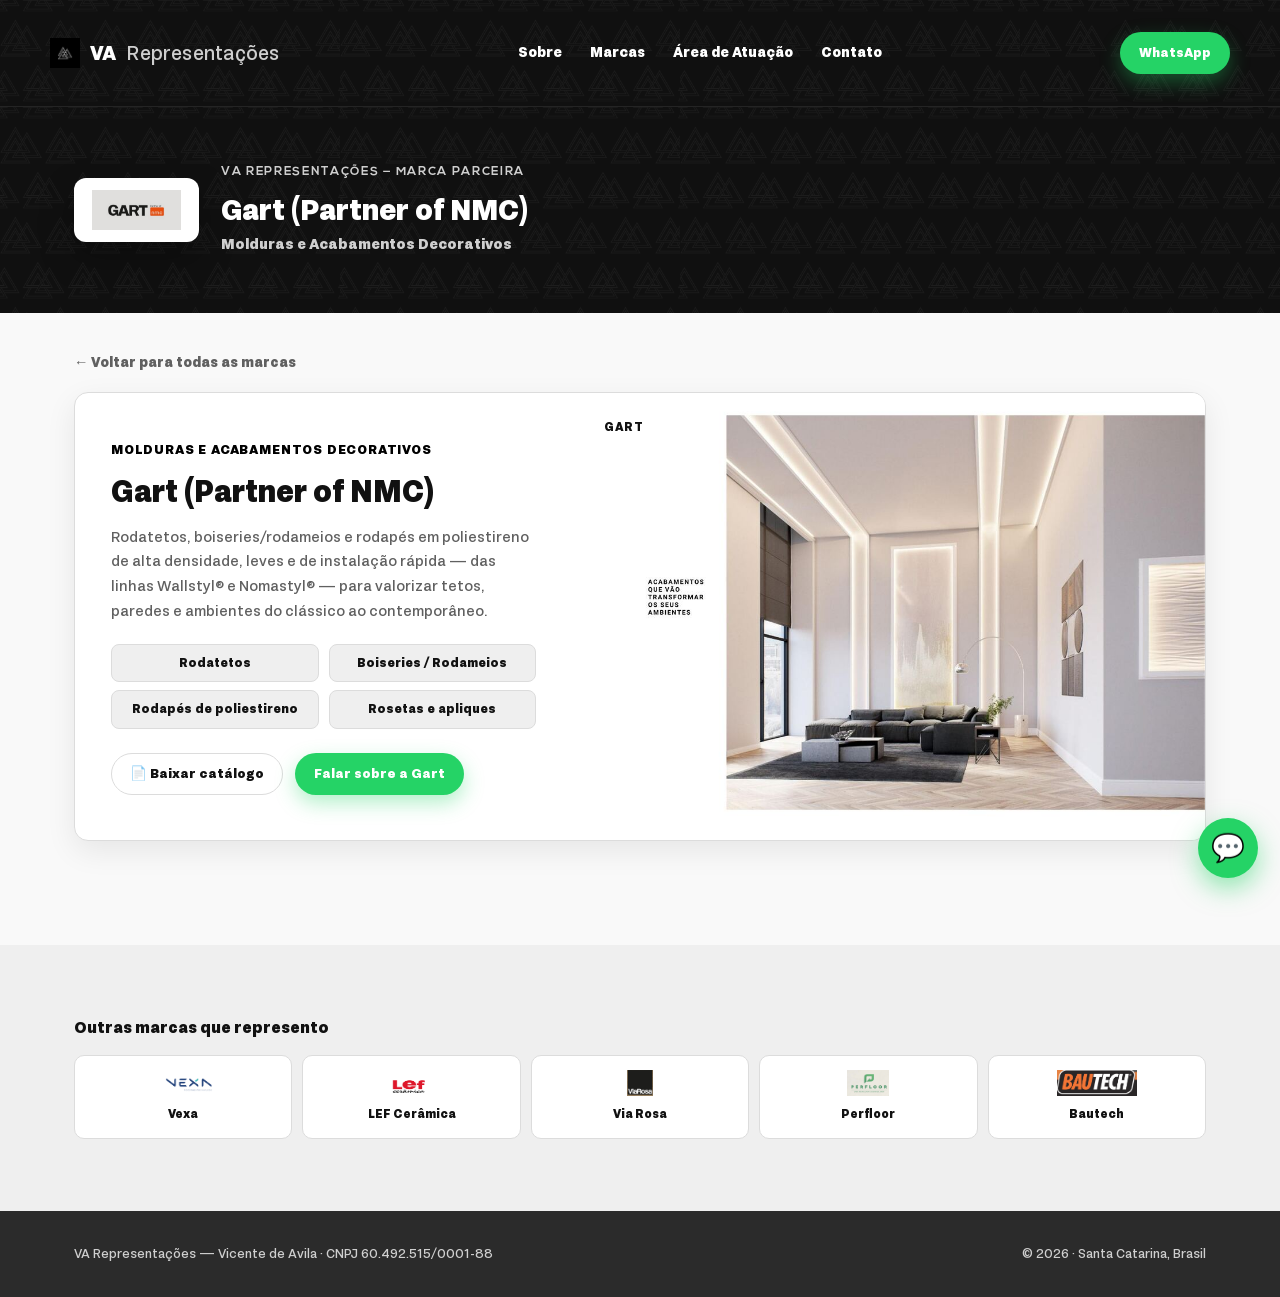
<file: marcas/gart.html>
<!DOCTYPE html>
<html lang="pt-BR">
<head>
<meta charset="UTF-8">
<meta name="viewport" content="width=device-width, initial-scale=1.0">
<title>Gart (Partner of NMC) | VA Representações</title>
<meta name="description" content="Molduras e acabamentos decorativos Gart (Partner of NMC): rodatetos, boiseries e rodapés. Catálogo completo para download.">
<link rel="canonical" href="https://varepre.com.br/marcas/gart.html">
<meta property="og:title" content="Gart (Partner of NMC) | VA Representações">
<meta property="og:description" content="Molduras e acabamentos decorativos Gart (Partner of NMC): rodatetos, boiseries e rodapés. Catálogo completo para download.">
<meta property="og:type" content="product">
<meta property="og:url" content="https://varepre.com.br/marcas/gart.html">
<meta property="og:image" content="https://varepre.com.br/images/gart-hero.jpg">
<meta property="og:locale" content="pt_BR">
<meta name="twitter:card" content="summary_large_image">
<meta name="robots" content="index, follow">
<link rel="icon" type="image/png" href="../images/identity/icon-black.png">
<link rel="stylesheet" href="../css/style.css">
<script type="application/ld+json">
{
  "@context": "https://schema.org",
  "@type": "Product",
  "name": "Gart (Partner of NMC)",
  "brand": {"@type": "Brand", "name": "Gart"},
  "description": "Molduras e acabamentos decorativos Gart (Partner of NMC): rodatetos, boiseries e rodapés. Catálogo completo para download.",
  "image": "https://varepre.com.br/images/gart-hero.jpg",
  "url": "https://varepre.com.br/marcas/gart.html",
  "category": "Molduras e Acabamentos Decorativos",
  "manufacturer": {"@type": "Organization", "name": "Gart"},
  "offers": {
    "@type": "Offer",
    "url": "https://varepre.com.br/marcas/gart.html",
    "priceCurrency": "BRL",
    "availability": "https://schema.org/InStock",
    "seller": {
      "@type": "ProfessionalService",
      "name": "VA Representações",
      "telephone": "+55 48 99962-1954",
      "areaServed": {"@type": "State", "name": "Santa Catarina"}
    }
  }
}
</script>
<script type="application/ld+json">
{
  "@context": "https://schema.org",
  "@type": "BreadcrumbList",
  "itemListElement": [
    {"@type": "ListItem", "position": 1, "name": "VA Representações", "item": "https://varepre.com.br/"},
    {"@type": "ListItem", "position": 2, "name": "Marcas", "item": "https://varepre.com.br/index.html#marcas"},
    {"@type": "ListItem", "position": 3, "name": "Gart", "item": "https://varepre.com.br/marcas/gart.html"}
  ]
}
</script>
</head>
<body>

<header id="siteHeader">
  <div class="container nav">
    <a href="../index.html" class="brand"><img src="../images/identity/icon-black.png" alt="Ícone VA Representações">VA <span>Representações</span></a>
    <nav class="nav-links" id="navLinks">
      <a href="../index.html#sobre">Sobre</a>
      <a href="../index.html#marcas">Marcas</a>
      <a href="../index.html#atuacao">Área de Atuação</a>
      <a href="../index.html#contato">Contato</a>
    </nav>
    <div class="nav-cta">
      <button class="nav-toggle" id="navToggle" aria-label="Abrir menu">☰</button>
      <a class="btn btn-whatsapp btn-sm" target="_blank" rel="noopener"
         href="https://wa.me/5548999621954?text=Ol%C3%A1%2C%20Vicente!%20Tenho%20interesse%20nos%20acabamentos%20Gart.">
        WhatsApp
      </a>
    </div>
  </div>
</header>

<section class="brand-hero">
  <div class="container brand-hero-inner">
    <img class="logo" src="../images/logos/gart-logo.png" alt="Logo Gart">
    <div>
      <span class="eyebrow" style="color:#cfcfcf;">VA Representações — Marca parceira</span>
      <h1>Gart (Partner of NMC)</h1>
      <div class="sub">Molduras e Acabamentos Decorativos</div>
    </div>
  </div>
</section>

<section class="marca-standalone">
  <div class="container">
    <a href="../index.html#marcas" class="back-link">← Voltar para todas as marcas</a>
    <article class="brand-card reveal">
      <div class="brand-photo">
        <span class="brand-badge">Gart</span>
        <img src="../images/gart-hero.jpg" alt="Rodateto e molduras decorativas Gart">
      </div>
      <div class="brand-body">
        <div class="brand-sub">Molduras e Acabamentos Decorativos</div>
        <h2>Gart (Partner of NMC)</h2>
        <p>Rodatetos, boiseries/rodameios e rodapés em poliestireno de alta densidade, leves e de instalação rápida — das linhas Wallstyl® e Nomastyl® — para valorizar tetos, paredes e ambientes do clássico ao contemporâneo.</p>
        <ul class="brand-lines">
          <li>Rodatetos</li>
          <li>Boiseries / Rodameios</li>
          <li>Rodapés de poliestireno</li>
          <li>Rosetas e apliques</li>
        </ul>
        <div class="brand-actions">
          <a class="btn btn-outline btn-sm" href="../catalogs/gart-catalogo.pdf" target="_blank">📄 Baixar catálogo</a>
          <a class="btn btn-whatsapp btn-sm" target="_blank" rel="noopener"
             href="https://wa.me/5548999621954?text=Ol%C3%A1%2C%20Vicente!%20Tenho%20interesse%20nos%20acabamentos%20Gart.">Falar sobre a Gart</a>
        </div>
      </div>
    </article>
  </div>
</section>

<section class="other-brands">
  <div class="container">
    <h3>Outras marcas que represento</h3>
    <div class="other-brands-grid">
          <a href="vexa.html"><img src="../images/logos/vexa-logo.png" alt="Vexa"><span>Vexa</span></a>
          <a href="lef.html"><img src="../images/logos/lef-logo.png" alt="LEF Cerâmica"><span>LEF Cerâmica</span></a>
          <a href="viarosa.html"><img src="../images/logos/viarosa-logo.png" alt="Via Rosa"><span>Via Rosa</span></a>
          <a href="perfloor.html"><img src="../images/logos/perfloor-logo.png" alt="Perfloor"><span>Perfloor</span></a>
          <a href="bautech.html"><img src="../images/logos/bautech-logo.png" alt="Bautech"><span>Bautech</span></a>
    </div>
  </div>
</section>

<footer>
  <div class="container footer-grid">
    <div>VA Representações — Vicente de Avila · CNPJ 60.492.515/0001-88</div>
    <div>© <span id="year"></span> · Santa Catarina, Brasil</div>
  </div>
</footer>

<a class="float-whatsapp" href="https://wa.me/5548999621954" target="_blank" rel="noopener" aria-label="Falar no WhatsApp">💬</a>

<script src="../js/main.js"></script>
</body>
</html>
</file>
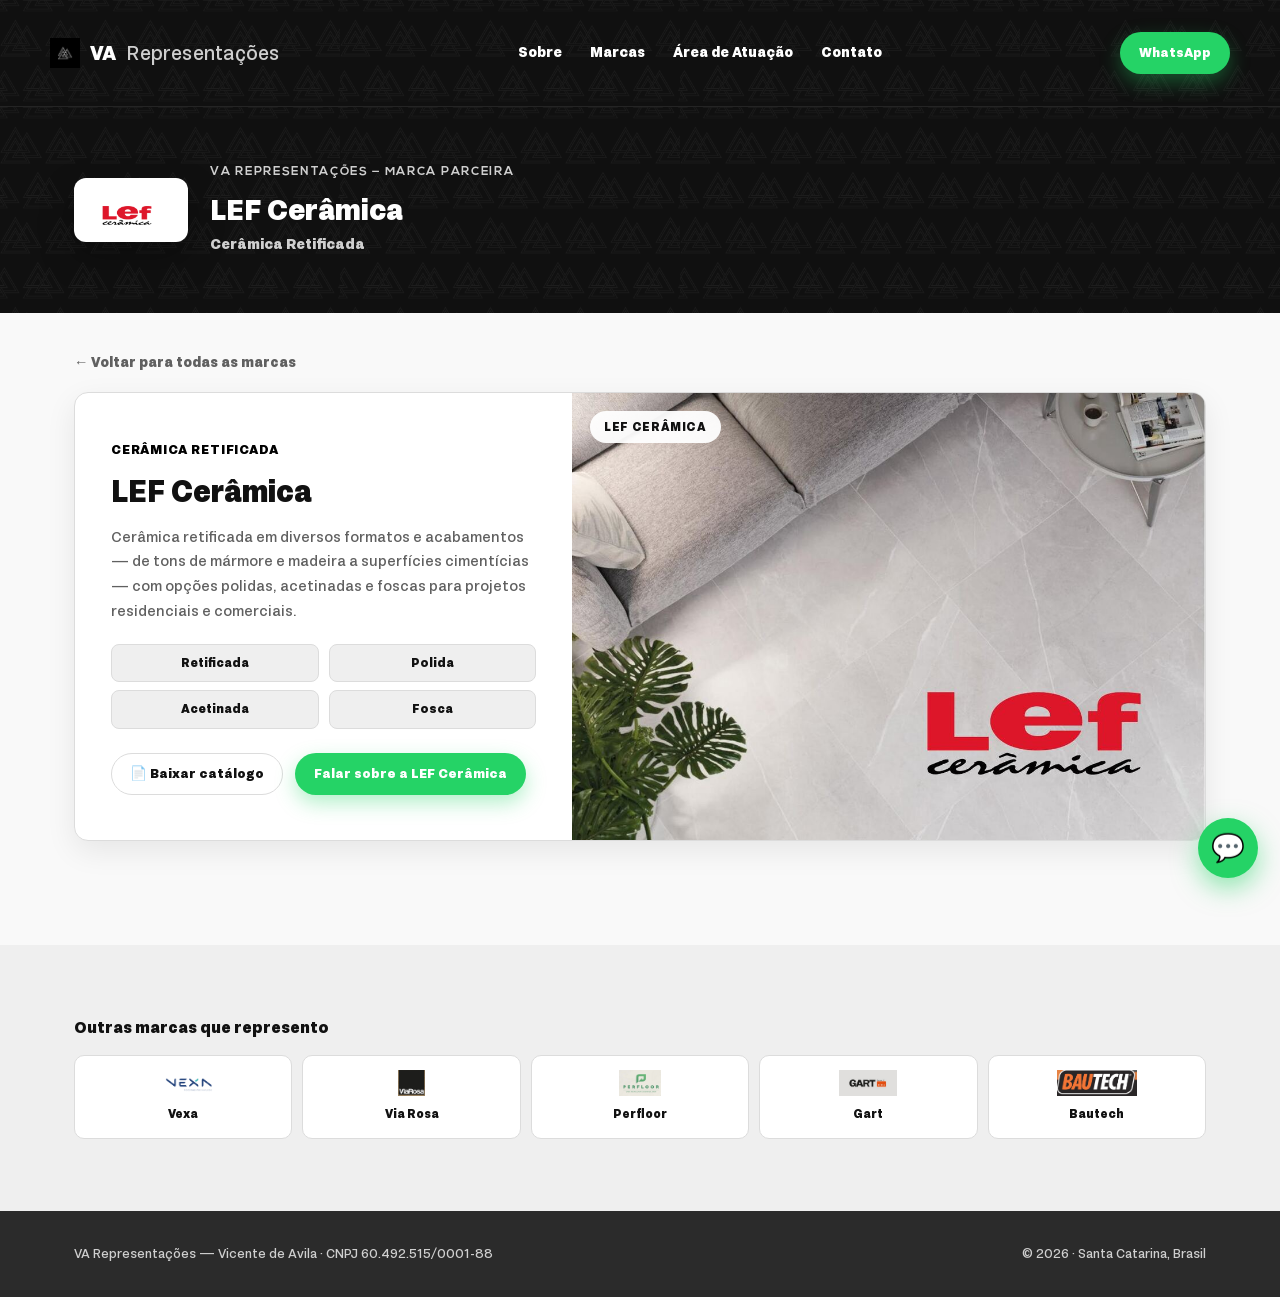
<file: marcas/lef.html>
<!DOCTYPE html>
<html lang="pt-BR">
<head>
<meta charset="UTF-8">
<meta name="viewport" content="width=device-width, initial-scale=1.0">
<title>LEF Cerâmica | VA Representações</title>
<meta name="description" content="Cerâmica retificada LEF: polida, acetinada e fosca. Catálogo completo para download e atendimento direto com a VA Representações.">
<link rel="canonical" href="https://varepre.com.br/marcas/lef.html">
<meta property="og:title" content="LEF Cerâmica | VA Representações">
<meta property="og:description" content="Cerâmica retificada LEF: polida, acetinada e fosca. Catálogo completo para download e atendimento direto com a VA Representações.">
<meta property="og:type" content="product">
<meta property="og:url" content="https://varepre.com.br/marcas/lef.html">
<meta property="og:image" content="https://varepre.com.br/images/lef-hero.jpg">
<meta property="og:locale" content="pt_BR">
<meta name="twitter:card" content="summary_large_image">
<meta name="robots" content="index, follow">
<link rel="icon" type="image/png" href="../images/identity/icon-black.png">
<link rel="stylesheet" href="../css/style.css">
<script type="application/ld+json">
{
  "@context": "https://schema.org",
  "@type": "Product",
  "name": "LEF Cerâmica",
  "brand": {"@type": "Brand", "name": "LEF Cerâmica"},
  "description": "Cerâmica retificada LEF: polida, acetinada e fosca. Catálogo completo para download e atendimento direto com a VA Representações.",
  "image": "https://varepre.com.br/images/lef-hero.jpg",
  "url": "https://varepre.com.br/marcas/lef.html",
  "category": "Cerâmica Retificada",
  "manufacturer": {"@type": "Organization", "name": "LEF Cerâmica"},
  "offers": {
    "@type": "Offer",
    "url": "https://varepre.com.br/marcas/lef.html",
    "priceCurrency": "BRL",
    "availability": "https://schema.org/InStock",
    "seller": {
      "@type": "ProfessionalService",
      "name": "VA Representações",
      "telephone": "+55 48 99962-1954",
      "areaServed": {"@type": "State", "name": "Santa Catarina"}
    }
  }
}
</script>
<script type="application/ld+json">
{
  "@context": "https://schema.org",
  "@type": "BreadcrumbList",
  "itemListElement": [
    {"@type": "ListItem", "position": 1, "name": "VA Representações", "item": "https://varepre.com.br/"},
    {"@type": "ListItem", "position": 2, "name": "Marcas", "item": "https://varepre.com.br/index.html#marcas"},
    {"@type": "ListItem", "position": 3, "name": "LEF Cerâmica", "item": "https://varepre.com.br/marcas/lef.html"}
  ]
}
</script>
</head>
<body>

<header id="siteHeader">
  <div class="container nav">
    <a href="../index.html" class="brand"><img src="../images/identity/icon-black.png" alt="Ícone VA Representações">VA <span>Representações</span></a>
    <nav class="nav-links" id="navLinks">
      <a href="../index.html#sobre">Sobre</a>
      <a href="../index.html#marcas">Marcas</a>
      <a href="../index.html#atuacao">Área de Atuação</a>
      <a href="../index.html#contato">Contato</a>
    </nav>
    <div class="nav-cta">
      <button class="nav-toggle" id="navToggle" aria-label="Abrir menu">☰</button>
      <a class="btn btn-whatsapp btn-sm" target="_blank" rel="noopener"
         href="https://wa.me/5548999621954?text=Ol%C3%A1%2C%20Vicente!%20Tenho%20interesse%20na%20cer%C3%A2mica%20LEF.">
        WhatsApp
      </a>
    </div>
  </div>
</header>

<section class="brand-hero">
  <div class="container brand-hero-inner">
    <img class="logo" src="../images/logos/lef-logo.png" alt="Logo LEF Cerâmica">
    <div>
      <span class="eyebrow" style="color:#cfcfcf;">VA Representações — Marca parceira</span>
      <h1>LEF Cerâmica</h1>
      <div class="sub">Cerâmica Retificada</div>
    </div>
  </div>
</section>

<section class="marca-standalone">
  <div class="container">
    <a href="../index.html#marcas" class="back-link">← Voltar para todas as marcas</a>
    <article class="brand-card reveal">
      <div class="brand-photo">
        <span class="brand-badge">LEF Cerâmica</span>
        <img src="../images/lef-hero.jpg" alt="Piso de cerâmica retificada LEF em sala de estar">
      </div>
      <div class="brand-body">
        <div class="brand-sub">Cerâmica Retificada</div>
        <h2>LEF Cerâmica</h2>
        <p>Cerâmica retificada em diversos formatos e acabamentos — de tons de mármore e madeira a superfícies cimentícias — com opções polidas, acetinadas e foscas para projetos residenciais e comerciais.</p>
        <ul class="brand-lines">
          <li>Retificada</li>
          <li>Polida</li>
          <li>Acetinada</li>
          <li>Fosca</li>
        </ul>
        <div class="brand-actions">
          <a class="btn btn-outline btn-sm" href="../catalogs/lef-catalogo.pdf" target="_blank">📄 Baixar catálogo</a>
          <a class="btn btn-whatsapp btn-sm" target="_blank" rel="noopener"
             href="https://wa.me/5548999621954?text=Ol%C3%A1%2C%20Vicente!%20Tenho%20interesse%20na%20cer%C3%A2mica%20LEF.">Falar sobre a LEF Cerâmica</a>
        </div>
      </div>
    </article>
  </div>
</section>

<section class="other-brands">
  <div class="container">
    <h3>Outras marcas que represento</h3>
    <div class="other-brands-grid">
          <a href="vexa.html"><img src="../images/logos/vexa-logo.png" alt="Vexa"><span>Vexa</span></a>
          <a href="viarosa.html"><img src="../images/logos/viarosa-logo.png" alt="Via Rosa"><span>Via Rosa</span></a>
          <a href="perfloor.html"><img src="../images/logos/perfloor-logo.png" alt="Perfloor"><span>Perfloor</span></a>
          <a href="gart.html"><img src="../images/logos/gart-logo.png" alt="Gart"><span>Gart</span></a>
          <a href="bautech.html"><img src="../images/logos/bautech-logo.png" alt="Bautech"><span>Bautech</span></a>
    </div>
  </div>
</section>

<footer>
  <div class="container footer-grid">
    <div>VA Representações — Vicente de Avila · CNPJ 60.492.515/0001-88</div>
    <div>© <span id="year"></span> · Santa Catarina, Brasil</div>
  </div>
</footer>

<a class="float-whatsapp" href="https://wa.me/5548999621954" target="_blank" rel="noopener" aria-label="Falar no WhatsApp">💬</a>

<script src="../js/main.js"></script>
</body>
</html>
</file>
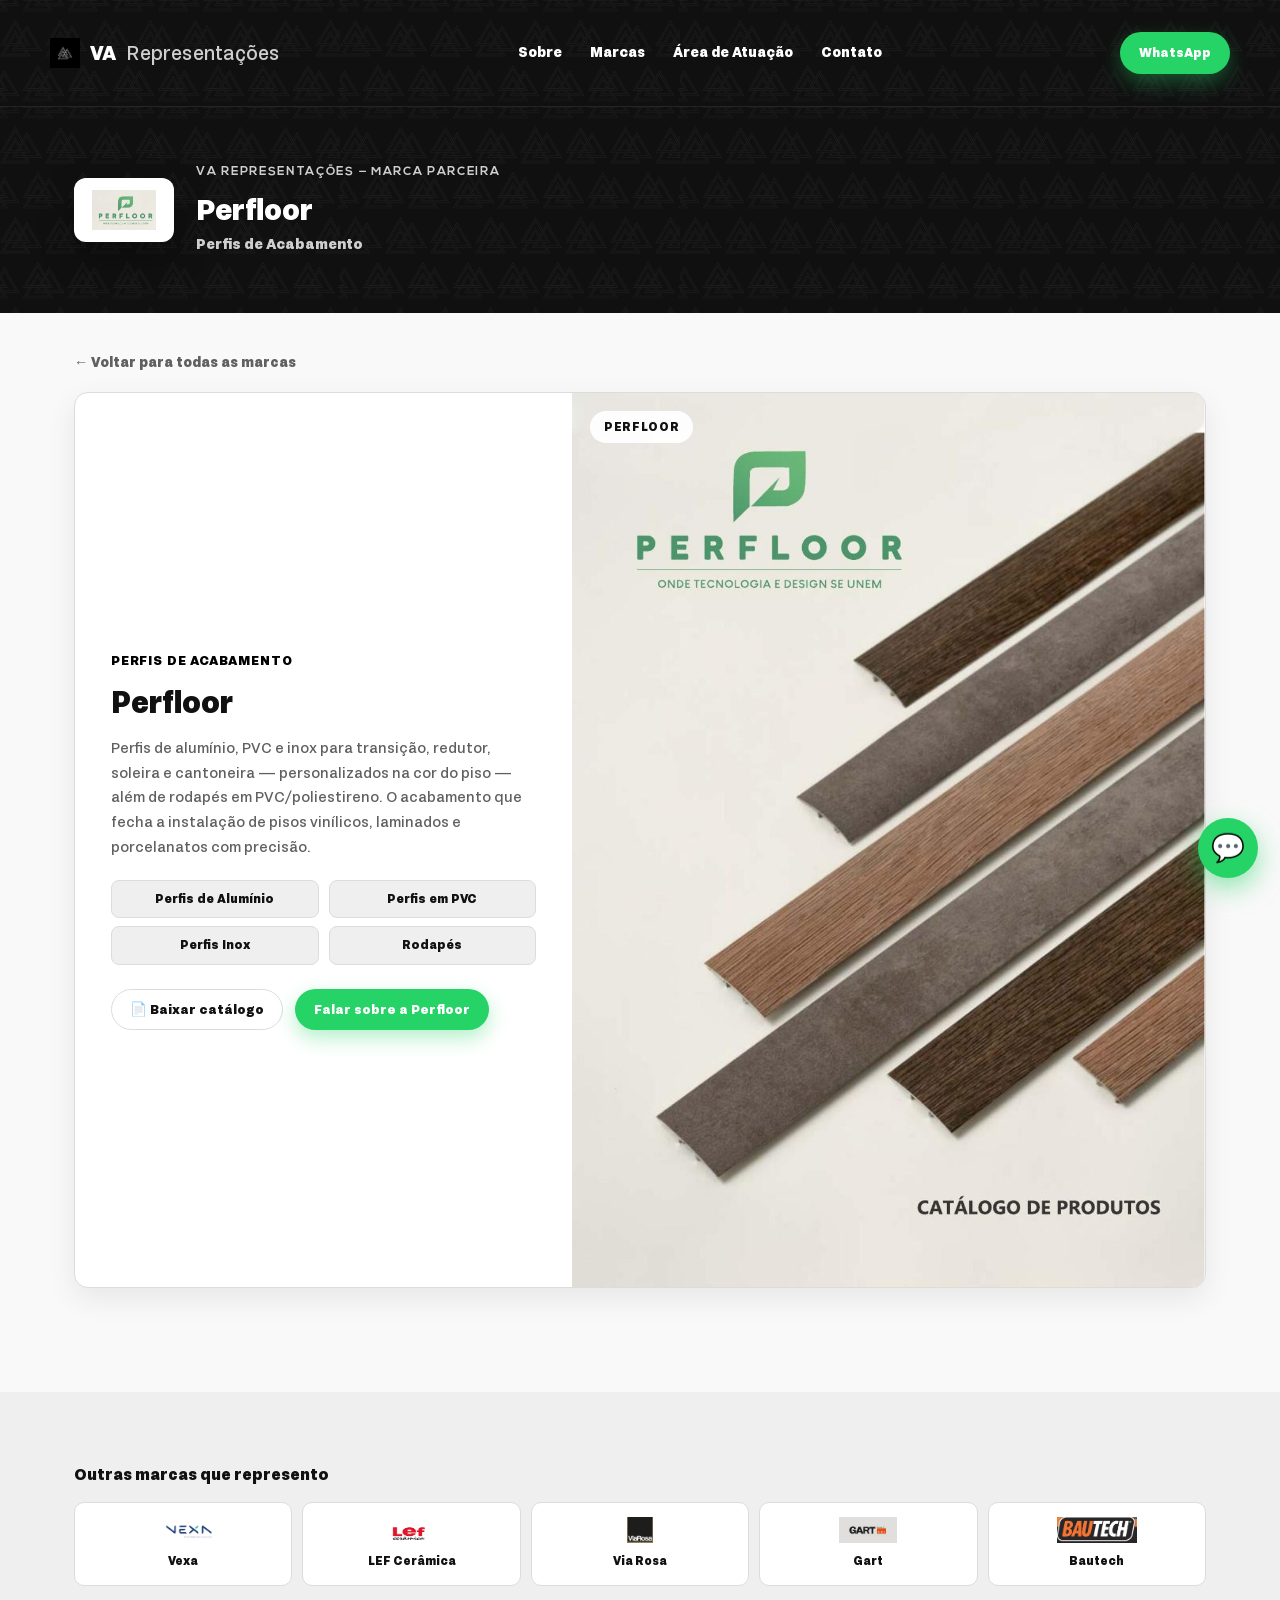
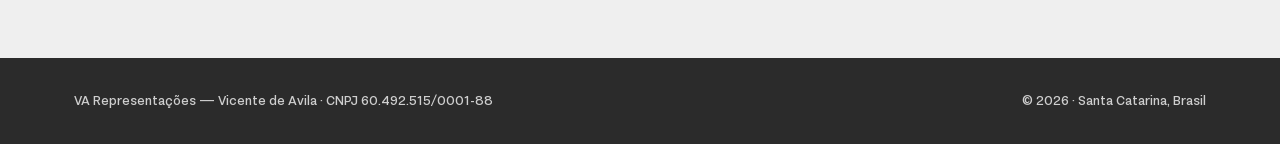
<file: marcas/perfloor.html>
<!DOCTYPE html>
<html lang="pt-BR">
<head>
<meta charset="UTF-8">
<meta name="viewport" content="width=device-width, initial-scale=1.0">
<title>Perfloor | VA Representações</title>
<meta name="description" content="Perfis de acabamento Perfloor em alumínio, PVC e inox. Catálogo completo para download e atendimento direto com a VA Representações.">
<link rel="canonical" href="https://varepre.com.br/marcas/perfloor.html">
<meta property="og:title" content="Perfloor | VA Representações">
<meta property="og:description" content="Perfis de acabamento Perfloor em alumínio, PVC e inox. Catálogo completo para download e atendimento direto com a VA Representações.">
<meta property="og:type" content="product">
<meta property="og:url" content="https://varepre.com.br/marcas/perfloor.html">
<meta property="og:image" content="https://varepre.com.br/images/perfloor-hero.jpg">
<meta property="og:locale" content="pt_BR">
<meta name="twitter:card" content="summary_large_image">
<meta name="robots" content="index, follow">
<link rel="icon" type="image/png" href="../images/identity/icon-black.png">
<link rel="stylesheet" href="../css/style.css">
<script type="application/ld+json">
{
  "@context": "https://schema.org",
  "@type": "Product",
  "name": "Perfloor",
  "brand": {"@type": "Brand", "name": "Perfloor"},
  "description": "Perfis de acabamento Perfloor em alumínio, PVC e inox. Catálogo completo para download e atendimento direto com a VA Representações.",
  "image": "https://varepre.com.br/images/perfloor-hero.jpg",
  "url": "https://varepre.com.br/marcas/perfloor.html",
  "category": "Perfis de Acabamento",
  "manufacturer": {"@type": "Organization", "name": "Perfloor"},
  "offers": {
    "@type": "Offer",
    "url": "https://varepre.com.br/marcas/perfloor.html",
    "priceCurrency": "BRL",
    "availability": "https://schema.org/InStock",
    "seller": {
      "@type": "ProfessionalService",
      "name": "VA Representações",
      "telephone": "+55 48 99962-1954",
      "areaServed": {"@type": "State", "name": "Santa Catarina"}
    }
  }
}
</script>
<script type="application/ld+json">
{
  "@context": "https://schema.org",
  "@type": "BreadcrumbList",
  "itemListElement": [
    {"@type": "ListItem", "position": 1, "name": "VA Representações", "item": "https://varepre.com.br/"},
    {"@type": "ListItem", "position": 2, "name": "Marcas", "item": "https://varepre.com.br/index.html#marcas"},
    {"@type": "ListItem", "position": 3, "name": "Perfloor", "item": "https://varepre.com.br/marcas/perfloor.html"}
  ]
}
</script>
</head>
<body>

<header id="siteHeader">
  <div class="container nav">
    <a href="../index.html" class="brand"><img src="../images/identity/icon-black.png" alt="Ícone VA Representações">VA <span>Representações</span></a>
    <nav class="nav-links" id="navLinks">
      <a href="../index.html#sobre">Sobre</a>
      <a href="../index.html#marcas">Marcas</a>
      <a href="../index.html#atuacao">Área de Atuação</a>
      <a href="../index.html#contato">Contato</a>
    </nav>
    <div class="nav-cta">
      <button class="nav-toggle" id="navToggle" aria-label="Abrir menu">☰</button>
      <a class="btn btn-whatsapp btn-sm" target="_blank" rel="noopener"
         href="https://wa.me/5548999621954?text=Ol%C3%A1%2C%20Vicente!%20Tenho%20interesse%20nos%20perfis%20Perfloor.">
        WhatsApp
      </a>
    </div>
  </div>
</header>

<section class="brand-hero">
  <div class="container brand-hero-inner">
    <img class="logo" src="../images/logos/perfloor-logo.png" alt="Logo Perfloor">
    <div>
      <span class="eyebrow" style="color:#cfcfcf;">VA Representações — Marca parceira</span>
      <h1>Perfloor</h1>
      <div class="sub">Perfis de Acabamento</div>
    </div>
  </div>
</section>

<section class="marca-standalone">
  <div class="container">
    <a href="../index.html#marcas" class="back-link">← Voltar para todas as marcas</a>
    <article class="brand-card reveal">
      <div class="brand-photo">
        <span class="brand-badge">Perfloor</span>
        <img src="../images/perfloor-hero.jpg" alt="Perfis de acabamento Perfloor para pisos">
      </div>
      <div class="brand-body">
        <div class="brand-sub">Perfis de Acabamento</div>
        <h2>Perfloor</h2>
        <p>Perfis de alumínio, PVC e inox para transição, redutor, soleira e cantoneira — personalizados na cor do piso — além de rodapés em PVC/poliestireno. O acabamento que fecha a instalação de pisos vinílicos, laminados e porcelanatos com precisão.</p>
        <ul class="brand-lines">
          <li>Perfis de Alumínio</li>
          <li>Perfis em PVC</li>
          <li>Perfis Inox</li>
          <li>Rodapés</li>
        </ul>
        <div class="brand-actions">
          <a class="btn btn-outline btn-sm" href="../catalogs/perfloor-catalogo.pdf" target="_blank">📄 Baixar catálogo</a>
          <a class="btn btn-whatsapp btn-sm" target="_blank" rel="noopener"
             href="https://wa.me/5548999621954?text=Ol%C3%A1%2C%20Vicente!%20Tenho%20interesse%20nos%20perfis%20Perfloor.">Falar sobre a Perfloor</a>
        </div>
      </div>
    </article>
  </div>
</section>

<section class="other-brands">
  <div class="container">
    <h3>Outras marcas que represento</h3>
    <div class="other-brands-grid">
          <a href="vexa.html"><img src="../images/logos/vexa-logo.png" alt="Vexa"><span>Vexa</span></a>
          <a href="lef.html"><img src="../images/logos/lef-logo.png" alt="LEF Cerâmica"><span>LEF Cerâmica</span></a>
          <a href="viarosa.html"><img src="../images/logos/viarosa-logo.png" alt="Via Rosa"><span>Via Rosa</span></a>
          <a href="gart.html"><img src="../images/logos/gart-logo.png" alt="Gart"><span>Gart</span></a>
          <a href="bautech.html"><img src="../images/logos/bautech-logo.png" alt="Bautech"><span>Bautech</span></a>
    </div>
  </div>
</section>

<footer>
  <div class="container footer-grid">
    <div>VA Representações — Vicente de Avila · CNPJ 60.492.515/0001-88</div>
    <div>© <span id="year"></span> · Santa Catarina, Brasil</div>
  </div>
</footer>

<a class="float-whatsapp" href="https://wa.me/5548999621954" target="_blank" rel="noopener" aria-label="Falar no WhatsApp">💬</a>

<script src="../js/main.js"></script>
</body>
</html>
</file>
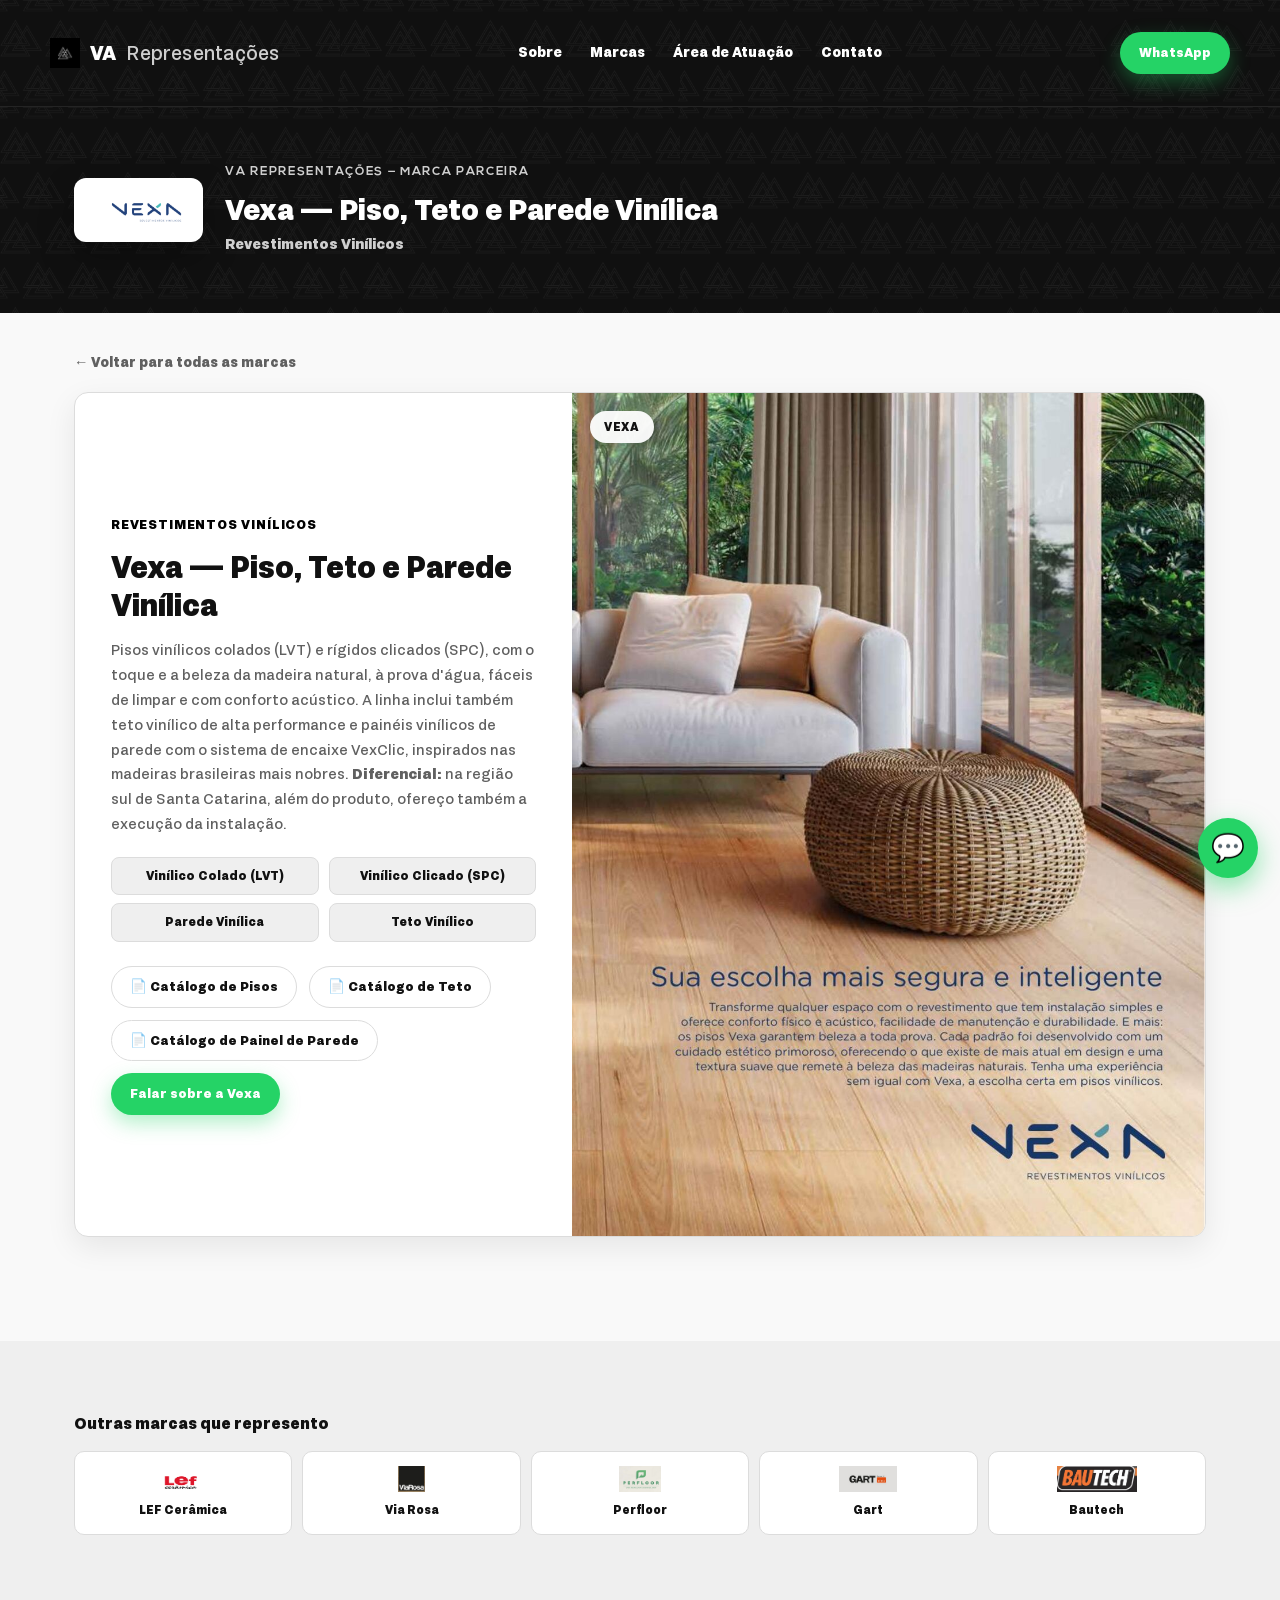
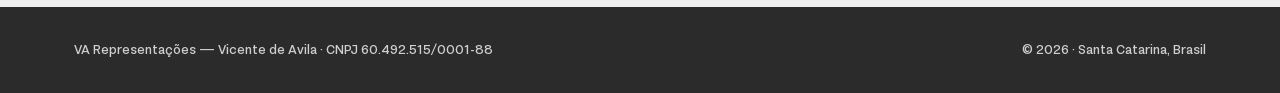
<file: marcas/vexa.html>
<!DOCTYPE html>
<html lang="pt-BR">
<head>
<meta charset="UTF-8">
<meta name="viewport" content="width=device-width, initial-scale=1.0">
<title>Vexa — Piso, Teto e Parede Vinílica | VA Representações</title>
<meta name="description" content="Pisos vinílicos, teto vinílico e painéis de parede Vexa. Catálogos completos para download e atendimento direto com a VA Representações.">
<link rel="canonical" href="https://varepre.com.br/marcas/vexa.html">
<meta property="og:title" content="Vexa — Piso, Teto e Parede Vinílica | VA Representações">
<meta property="og:description" content="Pisos vinílicos, teto vinílico e painéis de parede Vexa. Catálogos completos para download e atendimento direto com a VA Representações.">
<meta property="og:type" content="product">
<meta property="og:url" content="https://varepre.com.br/marcas/vexa.html">
<meta property="og:image" content="https://varepre.com.br/images/vexa-hero.jpg">
<meta property="og:locale" content="pt_BR">
<meta name="twitter:card" content="summary_large_image">
<meta name="robots" content="index, follow">
<link rel="icon" type="image/png" href="../images/identity/icon-black.png">
<link rel="stylesheet" href="../css/style.css">
<script type="application/ld+json">
{
  "@context": "https://schema.org",
  "@type": "Product",
  "name": "Vexa — Piso, Teto e Parede Vinílica",
  "brand": {"@type": "Brand", "name": "Vexa"},
  "description": "Pisos vinílicos, teto vinílico e painéis de parede Vexa. Catálogos completos para download e atendimento direto com a VA Representações.",
  "image": "https://varepre.com.br/images/vexa-hero.jpg",
  "url": "https://varepre.com.br/marcas/vexa.html",
  "category": "Revestimentos Vinílicos",
  "manufacturer": {"@type": "Organization", "name": "Vexa"},
  "offers": {
    "@type": "Offer",
    "url": "https://varepre.com.br/marcas/vexa.html",
    "priceCurrency": "BRL",
    "availability": "https://schema.org/InStock",
    "seller": {
      "@type": "ProfessionalService",
      "name": "VA Representações",
      "telephone": "+55 48 99962-1954",
      "areaServed": {"@type": "State", "name": "Santa Catarina"}
    }
  }
}
</script>
<script type="application/ld+json">
{
  "@context": "https://schema.org",
  "@type": "BreadcrumbList",
  "itemListElement": [
    {"@type": "ListItem", "position": 1, "name": "VA Representações", "item": "https://varepre.com.br/"},
    {"@type": "ListItem", "position": 2, "name": "Marcas", "item": "https://varepre.com.br/index.html#marcas"},
    {"@type": "ListItem", "position": 3, "name": "Vexa", "item": "https://varepre.com.br/marcas/vexa.html"}
  ]
}
</script>
</head>
<body>

<header id="siteHeader">
  <div class="container nav">
    <a href="../index.html" class="brand"><img src="../images/identity/icon-black.png" alt="Ícone VA Representações">VA <span>Representações</span></a>
    <nav class="nav-links" id="navLinks">
      <a href="../index.html#sobre">Sobre</a>
      <a href="../index.html#marcas">Marcas</a>
      <a href="../index.html#atuacao">Área de Atuação</a>
      <a href="../index.html#contato">Contato</a>
    </nav>
    <div class="nav-cta">
      <button class="nav-toggle" id="navToggle" aria-label="Abrir menu">☰</button>
      <a class="btn btn-whatsapp btn-sm" target="_blank" rel="noopener"
         href="https://wa.me/5548999621954?text=Ol%C3%A1%2C%20Vicente!%20Tenho%20interesse%20nos%20pisos%20vin%C3%ADlicos%20Vexa.">
        WhatsApp
      </a>
    </div>
  </div>
</header>

<section class="brand-hero">
  <div class="container brand-hero-inner">
    <img class="logo" src="../images/logos/vexa-logo.png" alt="Logo Vexa">
    <div>
      <span class="eyebrow" style="color:#cfcfcf;">VA Representações — Marca parceira</span>
      <h1>Vexa — Piso, Teto e Parede Vinílica</h1>
      <div class="sub">Revestimentos Vinílicos</div>
    </div>
  </div>
</section>

<section class="marca-standalone">
  <div class="container">
    <a href="../index.html#marcas" class="back-link">← Voltar para todas as marcas</a>
    <article class="brand-card reveal">
      <div class="brand-photo">
        <span class="brand-badge">Vexa</span>
        <img src="../images/vexa-hero.jpg" alt="Piso vinílico Vexa em ambiente residencial">
      </div>
      <div class="brand-body">
        <div class="brand-sub">Revestimentos Vinílicos</div>
        <h2>Vexa — Piso, Teto e Parede Vinílica</h2>
        <p>Pisos vinílicos colados (LVT) e rígidos clicados (SPC), com o toque e a beleza da madeira natural, à prova d'água, fáceis de limpar e com conforto acústico. A linha inclui também teto vinílico de alta performance e painéis vinílicos de parede com o sistema de encaixe VexClic, inspirados nas madeiras brasileiras mais nobres. <strong>Diferencial:</strong> na região sul de Santa Catarina, além do produto, ofereço também a execução da instalação.</p>
        <ul class="brand-lines">
          <li>Vinílico Colado (LVT)</li>
          <li>Vinílico Clicado (SPC)</li>
          <li>Parede Vinílica</li>
          <li>Teto Vinílico</li>
        </ul>
        <div class="brand-actions">
          <a class="btn btn-outline btn-sm" href="../catalogs/vexa-catalogo-pisos.pdf" target="_blank">📄 Catálogo de Pisos</a>
          <a class="btn btn-outline btn-sm" href="../catalogs/vexa-catalogo-teto.pdf" target="_blank">📄 Catálogo de Teto</a>
          <a class="btn btn-outline btn-sm" href="../catalogs/vexa-catalogo-painel-parede.pdf" target="_blank">📄 Catálogo de Painel de Parede</a>
          <a class="btn btn-whatsapp btn-sm" target="_blank" rel="noopener"
             href="https://wa.me/5548999621954?text=Ol%C3%A1%2C%20Vicente!%20Tenho%20interesse%20nos%20pisos%20vin%C3%ADlicos%20Vexa.">Falar sobre a Vexa</a>
        </div>
      </div>
    </article>
  </div>
</section>

<section class="other-brands">
  <div class="container">
    <h3>Outras marcas que represento</h3>
    <div class="other-brands-grid">
          <a href="lef.html"><img src="../images/logos/lef-logo.png" alt="LEF Cerâmica"><span>LEF Cerâmica</span></a>
          <a href="viarosa.html"><img src="../images/logos/viarosa-logo.png" alt="Via Rosa"><span>Via Rosa</span></a>
          <a href="perfloor.html"><img src="../images/logos/perfloor-logo.png" alt="Perfloor"><span>Perfloor</span></a>
          <a href="gart.html"><img src="../images/logos/gart-logo.png" alt="Gart"><span>Gart</span></a>
          <a href="bautech.html"><img src="../images/logos/bautech-logo.png" alt="Bautech"><span>Bautech</span></a>
    </div>
  </div>
</section>

<footer>
  <div class="container footer-grid">
    <div>VA Representações — Vicente de Avila · CNPJ 60.492.515/0001-88</div>
    <div>© <span id="year"></span> · Santa Catarina, Brasil</div>
  </div>
</footer>

<a class="float-whatsapp" href="https://wa.me/5548999621954" target="_blank" rel="noopener" aria-label="Falar no WhatsApp">💬</a>

<script src="../js/main.js"></script>
</body>
</html>
</file>
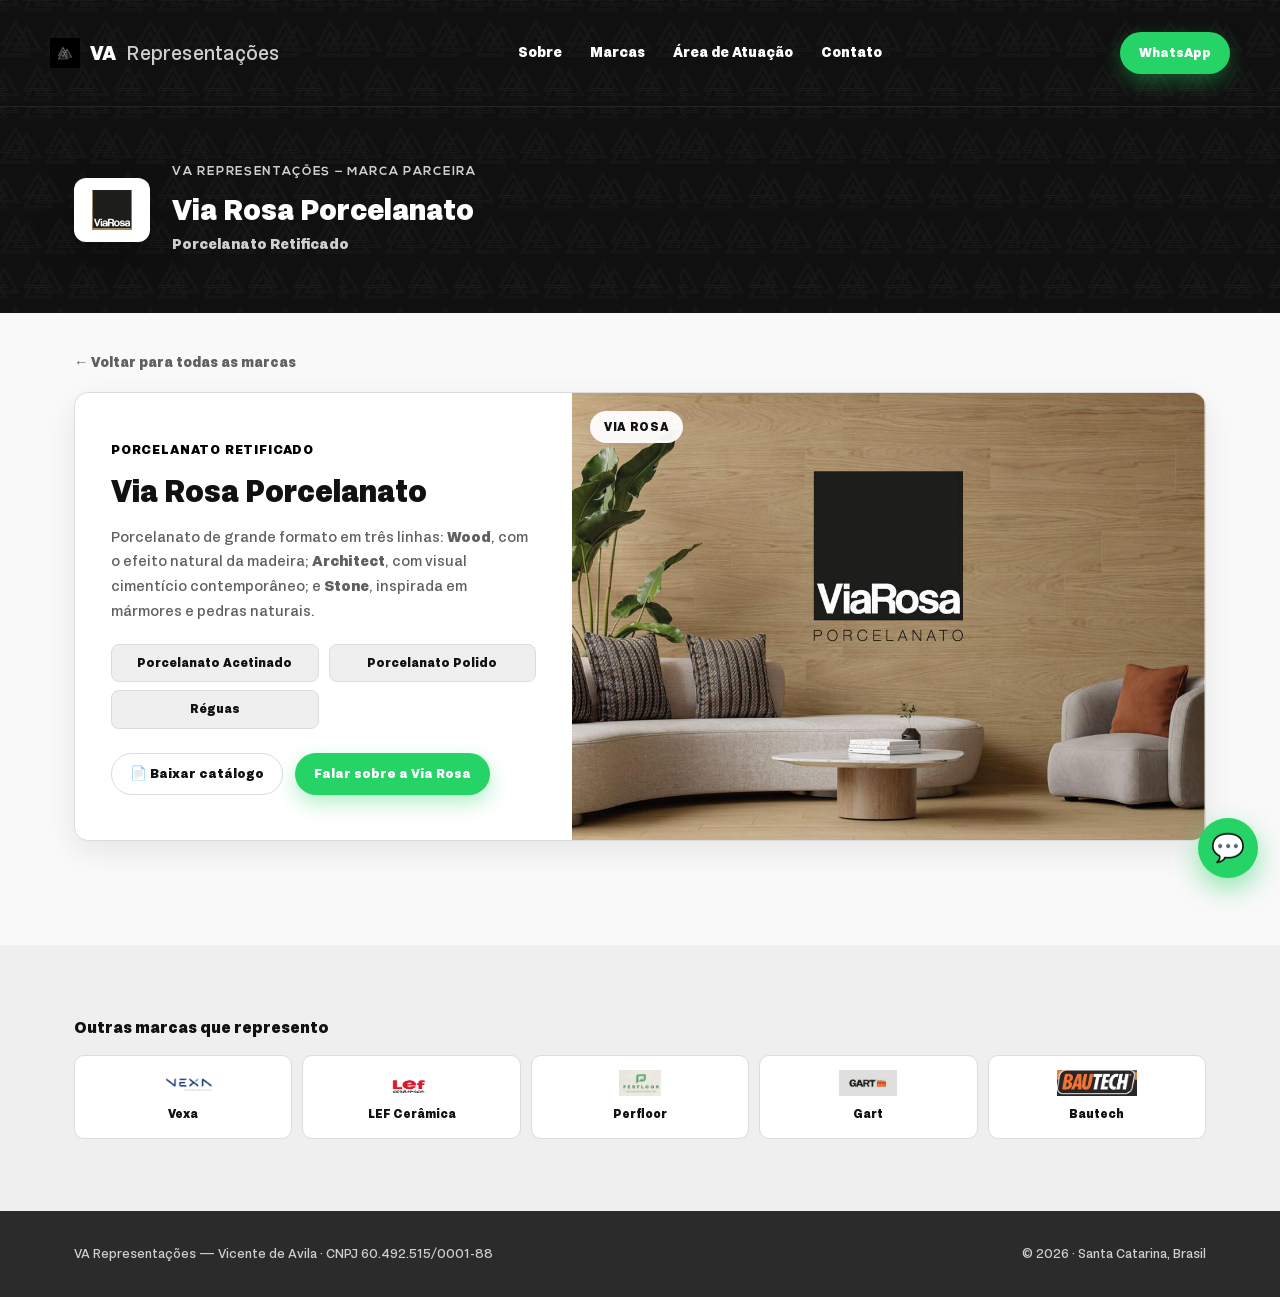
<file: marcas/viarosa.html>
<!DOCTYPE html>
<html lang="pt-BR">
<head>
<meta charset="UTF-8">
<meta name="viewport" content="width=device-width, initial-scale=1.0">
<title>Via Rosa Porcelanato | VA Representações</title>
<meta name="description" content="Porcelanato Via Rosa: linhas Wood, Architect e Stone. Catálogo completo para download e atendimento direto com a VA Representações.">
<link rel="canonical" href="https://varepre.com.br/marcas/viarosa.html">
<meta property="og:title" content="Via Rosa Porcelanato | VA Representações">
<meta property="og:description" content="Porcelanato Via Rosa: linhas Wood, Architect e Stone. Catálogo completo para download e atendimento direto com a VA Representações.">
<meta property="og:type" content="product">
<meta property="og:url" content="https://varepre.com.br/marcas/viarosa.html">
<meta property="og:image" content="https://varepre.com.br/images/viarosa-hero.jpg">
<meta property="og:locale" content="pt_BR">
<meta name="twitter:card" content="summary_large_image">
<meta name="robots" content="index, follow">
<link rel="icon" type="image/png" href="../images/identity/icon-black.png">
<link rel="stylesheet" href="../css/style.css">
<script type="application/ld+json">
{
  "@context": "https://schema.org",
  "@type": "Product",
  "name": "Via Rosa Porcelanato",
  "brand": {"@type": "Brand", "name": "Via Rosa"},
  "description": "Porcelanato Via Rosa: linhas Wood, Architect e Stone. Catálogo completo para download e atendimento direto com a VA Representações.",
  "image": "https://varepre.com.br/images/viarosa-hero.jpg",
  "url": "https://varepre.com.br/marcas/viarosa.html",
  "category": "Porcelanato Retificado",
  "manufacturer": {"@type": "Organization", "name": "Via Rosa"},
  "offers": {
    "@type": "Offer",
    "url": "https://varepre.com.br/marcas/viarosa.html",
    "priceCurrency": "BRL",
    "availability": "https://schema.org/InStock",
    "seller": {
      "@type": "ProfessionalService",
      "name": "VA Representações",
      "telephone": "+55 48 99962-1954",
      "areaServed": {"@type": "State", "name": "Santa Catarina"}
    }
  }
}
</script>
<script type="application/ld+json">
{
  "@context": "https://schema.org",
  "@type": "BreadcrumbList",
  "itemListElement": [
    {"@type": "ListItem", "position": 1, "name": "VA Representações", "item": "https://varepre.com.br/"},
    {"@type": "ListItem", "position": 2, "name": "Marcas", "item": "https://varepre.com.br/index.html#marcas"},
    {"@type": "ListItem", "position": 3, "name": "Via Rosa", "item": "https://varepre.com.br/marcas/viarosa.html"}
  ]
}
</script>
</head>
<body>

<header id="siteHeader">
  <div class="container nav">
    <a href="../index.html" class="brand"><img src="../images/identity/icon-black.png" alt="Ícone VA Representações">VA <span>Representações</span></a>
    <nav class="nav-links" id="navLinks">
      <a href="../index.html#sobre">Sobre</a>
      <a href="../index.html#marcas">Marcas</a>
      <a href="../index.html#atuacao">Área de Atuação</a>
      <a href="../index.html#contato">Contato</a>
    </nav>
    <div class="nav-cta">
      <button class="nav-toggle" id="navToggle" aria-label="Abrir menu">☰</button>
      <a class="btn btn-whatsapp btn-sm" target="_blank" rel="noopener"
         href="https://wa.me/5548999621954?text=Ol%C3%A1%2C%20Vicente!%20Tenho%20interesse%20no%20porcelanato%20Via%20Rosa.">
        WhatsApp
      </a>
    </div>
  </div>
</header>

<section class="brand-hero">
  <div class="container brand-hero-inner">
    <img class="logo" src="../images/logos/viarosa-logo.png" alt="Logo Via Rosa">
    <div>
      <span class="eyebrow" style="color:#cfcfcf;">VA Representações — Marca parceira</span>
      <h1>Via Rosa Porcelanato</h1>
      <div class="sub">Porcelanato Retificado</div>
    </div>
  </div>
</section>

<section class="marca-standalone">
  <div class="container">
    <a href="../index.html#marcas" class="back-link">← Voltar para todas as marcas</a>
    <article class="brand-card reveal">
      <div class="brand-photo">
        <span class="brand-badge">Via Rosa</span>
        <img src="../images/viarosa-hero.jpg" alt="Porcelanato Via Rosa em ambiente de sala">
      </div>
      <div class="brand-body">
        <div class="brand-sub">Porcelanato Retificado</div>
        <h2>Via Rosa Porcelanato</h2>
        <p>Porcelanato de grande formato em três linhas: <strong>Wood</strong>, com o efeito natural da madeira; <strong>Architect</strong>, com visual cimentício contemporâneo; e <strong>Stone</strong>, inspirada em mármores e pedras naturais.</p>
        <ul class="brand-lines">
          <li>Porcelanato Acetinado</li>
          <li>Porcelanato Polido</li>
          <li>Réguas</li>
        </ul>
        <div class="brand-actions">
          <a class="btn btn-outline btn-sm" href="../catalogs/via-rosa-catalogo.pdf" target="_blank">📄 Baixar catálogo</a>
          <a class="btn btn-whatsapp btn-sm" target="_blank" rel="noopener"
             href="https://wa.me/5548999621954?text=Ol%C3%A1%2C%20Vicente!%20Tenho%20interesse%20no%20porcelanato%20Via%20Rosa.">Falar sobre a Via Rosa</a>
        </div>
      </div>
    </article>
  </div>
</section>

<section class="other-brands">
  <div class="container">
    <h3>Outras marcas que represento</h3>
    <div class="other-brands-grid">
          <a href="vexa.html"><img src="../images/logos/vexa-logo.png" alt="Vexa"><span>Vexa</span></a>
          <a href="lef.html"><img src="../images/logos/lef-logo.png" alt="LEF Cerâmica"><span>LEF Cerâmica</span></a>
          <a href="perfloor.html"><img src="../images/logos/perfloor-logo.png" alt="Perfloor"><span>Perfloor</span></a>
          <a href="gart.html"><img src="../images/logos/gart-logo.png" alt="Gart"><span>Gart</span></a>
          <a href="bautech.html"><img src="../images/logos/bautech-logo.png" alt="Bautech"><span>Bautech</span></a>
    </div>
  </div>
</section>

<footer>
  <div class="container footer-grid">
    <div>VA Representações — Vicente de Avila · CNPJ 60.492.515/0001-88</div>
    <div>© <span id="year"></span> · Santa Catarina, Brasil</div>
  </div>
</footer>

<a class="float-whatsapp" href="https://wa.me/5548999621954" target="_blank" rel="noopener" aria-label="Falar no WhatsApp">💬</a>

<script src="../js/main.js"></script>
</body>
</html>
</file>
<file: css/style.css>
/* ============================================
   VA Representações — Vicente de Avila
   Revestimentos e Acabamentos | Santa Catarina
   Identidade visual: paleta, tipografia e ícone
   aplicados a partir do material de marca do cliente.
   ============================================ */

@font-face{
  font-family:"Passenger Sans";
  src:url("../fonts/PassengerSans-Black.ttf") format("truetype");
  font-weight:800;
  font-display:swap;
}
@font-face{
  font-family:"Passenger Sans";
  src:url("../fonts/PassengerSans-Medium.ttf") format("truetype");
  font-weight:500;
  font-display:swap;
}
@font-face{
  font-family:"Nexa Bold";
  src:url("../fonts/Nexa-Bold.otf") format("opentype");
  font-weight:700;
  font-display:swap;
}

:root{
  --navy: #111111;
  --navy-2: #2b2b2b;
  --paper: #f9f9f9;
  --paper-2: #efefef;
  --ink: #1a1a1a;
  --muted: #606060;
  --line: #dcdcdc;
  --accent: #000000;
  --accent-dark: #606060;
  --whatsapp: #25D366;
  --whatsapp-dark: #1ebe57;
  --radius: 14px;
  --shadow: 0 10px 30px rgba(0,0,0,0.08);
  --maxw: 1180px;
}

*{box-sizing:border-box;}
html{scroll-behavior:smooth;}
body{
  margin:0;
  font-family:"Passenger Sans", "Segoe UI", -apple-system, BlinkMacSystemFont, Roboto, Helvetica, Arial, sans-serif;
  font-weight:500;
  color:var(--ink);
  background:var(--paper);
  line-height:1.6;
}
img{max-width:100%; display:block;}
a{color:inherit; text-decoration:none;}
.container{max-width:var(--maxw); margin:0 auto; padding:0 24px;}
section{padding:72px 0;}
h1,h2,h3,h4{font-family:"Passenger Sans", "Segoe UI", sans-serif; font-weight:800; margin:0 0 14px; color:var(--navy); line-height:1.2;}
h2{font-size:2rem;}
h3{font-size:1.3rem;}
p{margin:0 0 14px;}
.eyebrow{
  font-family:"Nexa Bold", "Passenger Sans", sans-serif;
  text-transform:uppercase;
  letter-spacing:.14em;
  font-size:.75rem;
  font-weight:700;
  color:var(--accent);
  margin-bottom:10px;
  display:block;
}
.lead{font-size:1.1rem; color:var(--muted); max-width:640px;}

/* ---------- Buttons ---------- */
.btn{
  display:inline-flex;
  align-items:center;
  gap:8px;
  padding:13px 24px;
  border-radius:999px;
  font-weight:600;
  font-size:.95rem;
  border:1.5px solid transparent;
  cursor:pointer;
  transition:transform .15s ease, box-shadow .15s ease, background .15s ease;
}
.btn:hover{transform:translateY(-2px);}
.btn-whatsapp{
  background:var(--whatsapp);
  color:#fff;
  box-shadow:0 8px 20px rgba(37,211,102,.35);
}
.btn-whatsapp:hover{background:var(--whatsapp-dark);}
.btn-outline{
  background:transparent;
  border-color:var(--line);
  color:var(--navy);
}
.btn-outline:hover{border-color:var(--accent); color:var(--accent);}
.btn-ghost-light{
  background:rgba(255,255,255,.08);
  border-color:rgba(255,255,255,.35);
  color:#fff;
}
.btn-ghost-light:hover{background:rgba(255,255,255,.18);}
.btn-sm{padding:9px 18px; font-size:.85rem;}

/* ---------- Header ----------
   Dark, with the same triangle pattern texture as the hero right below it,
   so header + cover read as one continuous surface. On scroll it only
   shrinks (padding) — colors stay exactly the same, no light/dark swap. */
header{
  position:sticky; top:0; z-index:50;
  background:var(--navy);
  border-bottom:1px solid rgba(255,255,255,.08);
  overflow:hidden;
  transition:border-color .35s ease, box-shadow .35s ease;
}
header::before{
  content:"";
  position:absolute; inset:0;
  background-image:url("../images/identity/pattern-white.png");
  background-size:340px;
  background-repeat:repeat;
  opacity:.05;
  pointer-events:none;
  z-index:0;
}
header.scrolled{
  box-shadow:0 4px 20px rgba(0,0,0,.35);
  border-bottom-color:rgba(255,255,255,.16);
}
.nav{
  position:relative; z-index:1;
  display:flex; align-items:center; justify-content:space-between;
  padding:32px 0;
  transition:padding .35s ease;
}
header.scrolled .nav{padding:16px 0;}
.brand{
  display:flex; align-items:center; gap:10px;
  font-family:"Passenger Sans", sans-serif;
  font-weight:800;
  font-size:1.3rem;
  letter-spacing:.01em;
  color:#fff;
  transition:font-size .35s ease;
}
header.scrolled .brand{font-size:1.15rem;}
.brand img{height:30px; width:auto; filter:invert(1);}
.brand span{color:#cfcfcf; font-weight:500;}
.nav-links{display:flex; gap:28px; align-items:center;}
.nav-links a{
  font-size:.92rem; font-weight:600; color:#fff;
}
.nav-links a:hover{color:#cfcfcf;}
.nav-cta{display:flex; align-items:center;}
.nav-toggle{display:none; color:#fff;}

/* ---------- Hero ---------- */
.hero{
  background:linear-gradient(150deg, var(--navy) 0%, var(--navy-2) 60%, #3a3a3a 100%);
  color:#fff;
  padding:96px 0 100px;
  position:relative;
  overflow:hidden;
}
.hero::before{
  content:"";
  position:absolute; inset:0;
  background-image:url("../images/identity/pattern-white.png");
  background-size:340px;
  background-repeat:repeat;
  opacity:.05;
  pointer-events:none;
}
.hero::after{
  content:"";
  position:absolute; inset:0;
  background:radial-gradient(circle at 82% 20%, rgba(255,255,255,.12), transparent 55%);
  pointer-events:none;
}
.hero .container{position:relative; z-index:1;}
.hero-grid{
  display:grid;
  grid-template-columns: 1.15fr .85fr;
  gap:48px;
  align-items:center;
}
.hero h1{
  color:#fff;
  font-size:2.6rem;
  margin-bottom:18px;
}
.hero .lead{color:#d9d9d9; max-width:560px; font-size:1.08rem;}
.hero-actions{display:flex; gap:14px; margin-top:28px; flex-wrap:wrap;}
.hero-photo{
  border-radius:var(--radius);
  overflow:hidden;
  box-shadow:0 25px 60px rgba(0,0,0,.35);
  border:1px solid rgba(255,255,255,.15);
}
.hero-photo img{width:100%; height:100%; object-fit:cover; aspect-ratio:4/5;}

/* ---------- Hero brands balloons (replaces the old hero photo) ---------- */
.hero-brands-menu{display:flex; align-items:center; justify-content:center; position:relative; z-index:2;}
.hbm-card{
  width:100%;
  text-align:center;
}
.hbm-label{
  display:block; font-size:.8rem; font-weight:700; letter-spacing:.06em;
  text-transform:uppercase; color:#cfcfcf; margin-bottom:18px;
}
.hbm-balloons{display:grid; grid-template-columns:repeat(3, 1fr); gap:10px;}
.balloon{
  display:flex; flex-direction:column; align-items:center; justify-content:flex-start;
  gap:8px; text-align:center;
  background:rgba(255,255,255,.1); border:1px solid rgba(255,255,255,.28);
  color:#fff; font-size:.72rem; font-weight:500; line-height:1.3;
  padding:14px 8px; border-radius:12px;
  transition:transform .15s ease, background .15s ease;
}
.balloon img{
  height:44px; width:auto; max-width:85%; object-fit:contain;
  background:#fff; border-radius:6px; padding:6px 10px;
}
.balloon b{font-weight:800; display:block; font-size:.8rem; margin-bottom:2px;}
.balloon:hover{background:#fff; color:var(--navy); transform:translateY(-2px);}

/* ---------- Hero icon watermark (large-format brand icon on the cover) ---------- */
.hero-icon-watermark{
  position:absolute; right:-40px; bottom:-20px; z-index:0;
  width:420px; max-width:45%; height:auto; opacity:.08; pointer-events:none;
}

/* ---------- Standalone brand pages (linkable per brand for WhatsApp catalog) ---------- */
.brand-hero{
  background:var(--navy); color:#fff; padding:56px 0; position:relative; overflow:hidden;
}
.brand-hero::before{
  content:"";
  position:absolute; inset:0;
  background-image:url("../images/identity/pattern-white.png");
  background-size:340px; background-repeat:repeat;
  opacity:.05; pointer-events:none;
}
.brand-hero-inner{position:relative; z-index:1; display:flex; align-items:center; gap:22px; flex-wrap:wrap;}
.brand-hero .logo{
  height:64px; width:auto; max-width:220px; object-fit:contain;
  background:#fff; border-radius:12px; padding:12px 18px; box-shadow:0 15px 35px rgba(0,0,0,.3);
}
.brand-hero h1{color:#fff; margin:6px 0 4px; font-size:1.9rem;}
.brand-hero .sub{color:#cfcfcf; font-size:.95rem; font-weight:600;}
.marca-standalone{padding-top:36px;}
.back-link{
  display:inline-block; margin-bottom:18px; font-size:.9rem; font-weight:600; color:var(--muted);
}
.back-link:hover{color:var(--accent);}
.other-brands{background:var(--paper-2);}
.other-brands h3{font-size:1.05rem; margin-bottom:18px;}
.other-brands-grid{display:grid; grid-template-columns:repeat(5, 1fr); gap:10px;}
.other-brands-grid a{
  display:flex; flex-direction:column; align-items:center; gap:8px;
  background:#fff; border:1px solid var(--line); border-radius:10px; padding:14px 8px;
  font-size:.78rem; font-weight:700; color:var(--navy); text-align:center;
  transition:transform .15s ease, box-shadow .15s ease;
}
.other-brands-grid a:hover{transform:translateY(-3px); box-shadow:var(--shadow);}
.other-brands-grid img{height:26px; width:auto; max-width:80%; object-fit:contain;}
@media (max-width: 700px){
  .other-brands-grid{grid-template-columns:repeat(2, 1fr);}
  .brand-hero h1{font-size:1.5rem;}
}

/* ---------- Wave dividers (fluid section transitions) ---------- */
.wave-divider{
  position:absolute; left:0; right:0; bottom:-1px; width:100%; height:70px;
  display:block; z-index:1; pointer-events:none;
}
.marcas{position:relative;}
.atuacao{position:relative;}

/* ---------- Scroll reveal ----------
   Progressive enhancement: content is visible by default. Only once JS
   confirms it's running (html.js-ready) do elements start hidden and
   fade/slide in as they enter the viewport — so nothing ever stays
   invisible if JavaScript fails to load or run. */
.reveal{opacity:1; transform:none;}
html.js-ready .reveal{
  opacity:0;
  transform:translateY(28px);
  transition:opacity .7s ease, transform .7s ease;
}
html.js-ready .reveal.in-view{
  opacity:1;
  transform:translateY(0);
}

/* ---------- Sobre ---------- */
.sobre{background:var(--paper);}
.sobre .lead + .lead{margin-top:14px;}
.sobre-grid{
  display:grid;
  grid-template-columns: repeat(3, 1fr);
  gap:24px;
  margin-top:36px;
}
.stat-card{
  background:#fff;
  border:1px solid var(--line);
  border-radius:var(--radius);
  padding:26px;
  box-shadow:var(--shadow);
}
.stat-card .num{
  font-family:"Passenger Sans", sans-serif;
  font-size:2.1rem;
  color:var(--accent);
  font-weight:800;
  margin-bottom:4px;
}
.stat-card .label{font-size:.92rem; color:var(--muted); font-weight:600;}

/* ---------- Marcas ---------- */
.marcas{background:var(--paper);}
.section-head{max-width:680px; margin-bottom:44px;}
.brand-card{
  display:grid;
  grid-template-columns: 44% 56%;
  background:#fff;
  border-radius:var(--radius);
  overflow:hidden;
  box-shadow:var(--shadow);
  margin-bottom:32px;
  border:1px solid var(--line);
}
.brand-card:nth-child(even) .brand-photo{order:2;}
.brand-photo{position:relative; min-height:280px;}
.brand-photo img{width:100%; height:100%; object-fit:cover; min-height:280px;}
.brand-photo .brand-badge{
  position:absolute; top:18px; left:18px;
  background:rgba(255,255,255,.94);
  padding:6px 14px;
  border-radius:999px;
  font-weight:700;
  font-size:.78rem;
  letter-spacing:.05em;
  color:var(--navy);
  text-transform:uppercase;
}
.brand-body{padding:34px 36px; display:flex; flex-direction:column; justify-content:center;}
.brand-body h3{font-size:1.5rem; margin-bottom:6px;}
.brand-sub{
  font-size:.85rem; font-weight:700; color:var(--accent);
  text-transform:uppercase; letter-spacing:.06em; margin-bottom:12px;
}
.brand-body p{color:var(--muted); font-size:.97rem;}
.brand-lines{
  list-style:none; padding:0; margin:6px 0 18px;
  display:grid; grid-template-columns:1fr 1fr; gap:8px 10px;
}
.brand-lines li{
  font-size:.8rem; background:var(--paper-2); border:1px solid var(--line);
  padding:8px 12px; border-radius:8px; color:var(--navy); font-weight:600;
  text-align:center;
}
.brand-actions{display:flex; gap:12px; flex-wrap:wrap; margin-top:6px;}

/* ---------- Área de atuação ---------- */
.atuacao{background:var(--navy); color:#fff;}
.atuacao h2{color:#fff;}
.atuacao .lead{color:#cfcfcf;}
.atuacao-grid{
  display:grid; grid-template-columns: 1fr 1fr; gap:48px; align-items:center; margin-top:20px;
}
.map-card{
  background:rgba(255,255,255,.06);
  border:1px solid rgba(255,255,255,.16);
  border-radius:var(--radius);
  padding:32px;
}
.map-card svg{width:100%; height:auto;}
.radius-list{list-style:none; padding:0; margin:18px 0 0;}
.radius-list li{
  padding:12px 0; border-bottom:1px solid rgba(255,255,255,.12);
  display:flex; gap:12px; align-items:flex-start; font-size:.95rem; color:#d9d9d9;
}
.radius-list li b{color:#fff;}
.dot{
  width:8px; height:8px; border-radius:50%; background:#fff;
  margin-top:8px; flex:none;
}

/* ---------- FAQ (also structured as FAQPage schema, see index.html) ---------- */
.faq{background:var(--paper);}
.faq h2{max-width:680px;}
.faq-list{margin-top:32px; display:flex; flex-direction:column; gap:14px; max-width:820px;}
.faq-item{
  background:#fff; border:1px solid var(--line); border-radius:var(--radius);
  padding:22px 26px; box-shadow:var(--shadow);
}
.faq-item h3{font-size:1.02rem; margin-bottom:8px;}
.faq-item p{color:var(--muted); font-size:.95rem; margin:0;}

/* ---------- Contato ---------- */
.contato{background:var(--paper); position:relative;}
.contato-grid{
  display:grid; grid-template-columns: 1fr 1fr; gap:40px; margin-top:32px;
}
.contact-card{
  background:#fff; border:1px solid var(--line); border-radius:var(--radius);
  padding:34px; box-shadow:var(--shadow);
}
.contact-row{display:flex; align-items:center; gap:14px; margin-bottom:18px;}
.contact-row .ico{
  width:42px; height:42px; border-radius:50%; background:var(--paper-2);
  display:flex; align-items:center; justify-content:center; flex:none;
  font-size:1.2rem;
}
.contact-row .txt small{display:block; color:var(--muted); font-size:.78rem; text-transform:uppercase; letter-spacing:.04em;}
.contact-row .txt strong{font-size:1.02rem;}

/* ---------- Footer ---------- */
footer{
  background:var(--navy-2); color:#cfcfcf; padding:32px 0; font-size:.85rem;
}
.footer-grid{display:flex; justify-content:space-between; align-items:center; flex-wrap:wrap; gap:12px;}

/* ---------- Floating WhatsApp ---------- */
.float-whatsapp{
  position:fixed; bottom:22px; right:22px; z-index:60;
  width:60px; height:60px; border-radius:50%;
  background:var(--whatsapp);
  display:flex; align-items:center; justify-content:center;
  box-shadow:0 10px 26px rgba(37,211,102,.5);
  font-size:1.7rem; color:#fff;
}

/* ---------- Responsive ---------- */
@media (max-width: 900px){
  .hero-grid{grid-template-columns:1fr;}
  .hero-photo, .hero-brands-menu{order:-1;}
  .sobre-grid{grid-template-columns:1fr;}
  .brand-card{grid-template-columns:1fr;}
  .brand-card:nth-child(even) .brand-photo{order:0;}
  .atuacao-grid{grid-template-columns:1fr;}
  .contato-grid{grid-template-columns:1fr;}
  .nav-links{
    position:fixed; top:64px; left:0; right:0;
    background:var(--paper); flex-direction:column; align-items:flex-start;
    padding:18px 24px; gap:16px; border-bottom:1px solid var(--line);
    display:none;
  }
  .nav-links.open{display:flex;}
  .nav-links.open a{color:var(--navy);}
  .nav-toggle{
    display:inline-flex; background:none; border:1px solid rgba(255,255,255,.4);
    border-radius:8px; padding:8px 10px; font-size:1.1rem; cursor:pointer;
  }
  .hero h1{font-size:2rem;}
}
</file>
